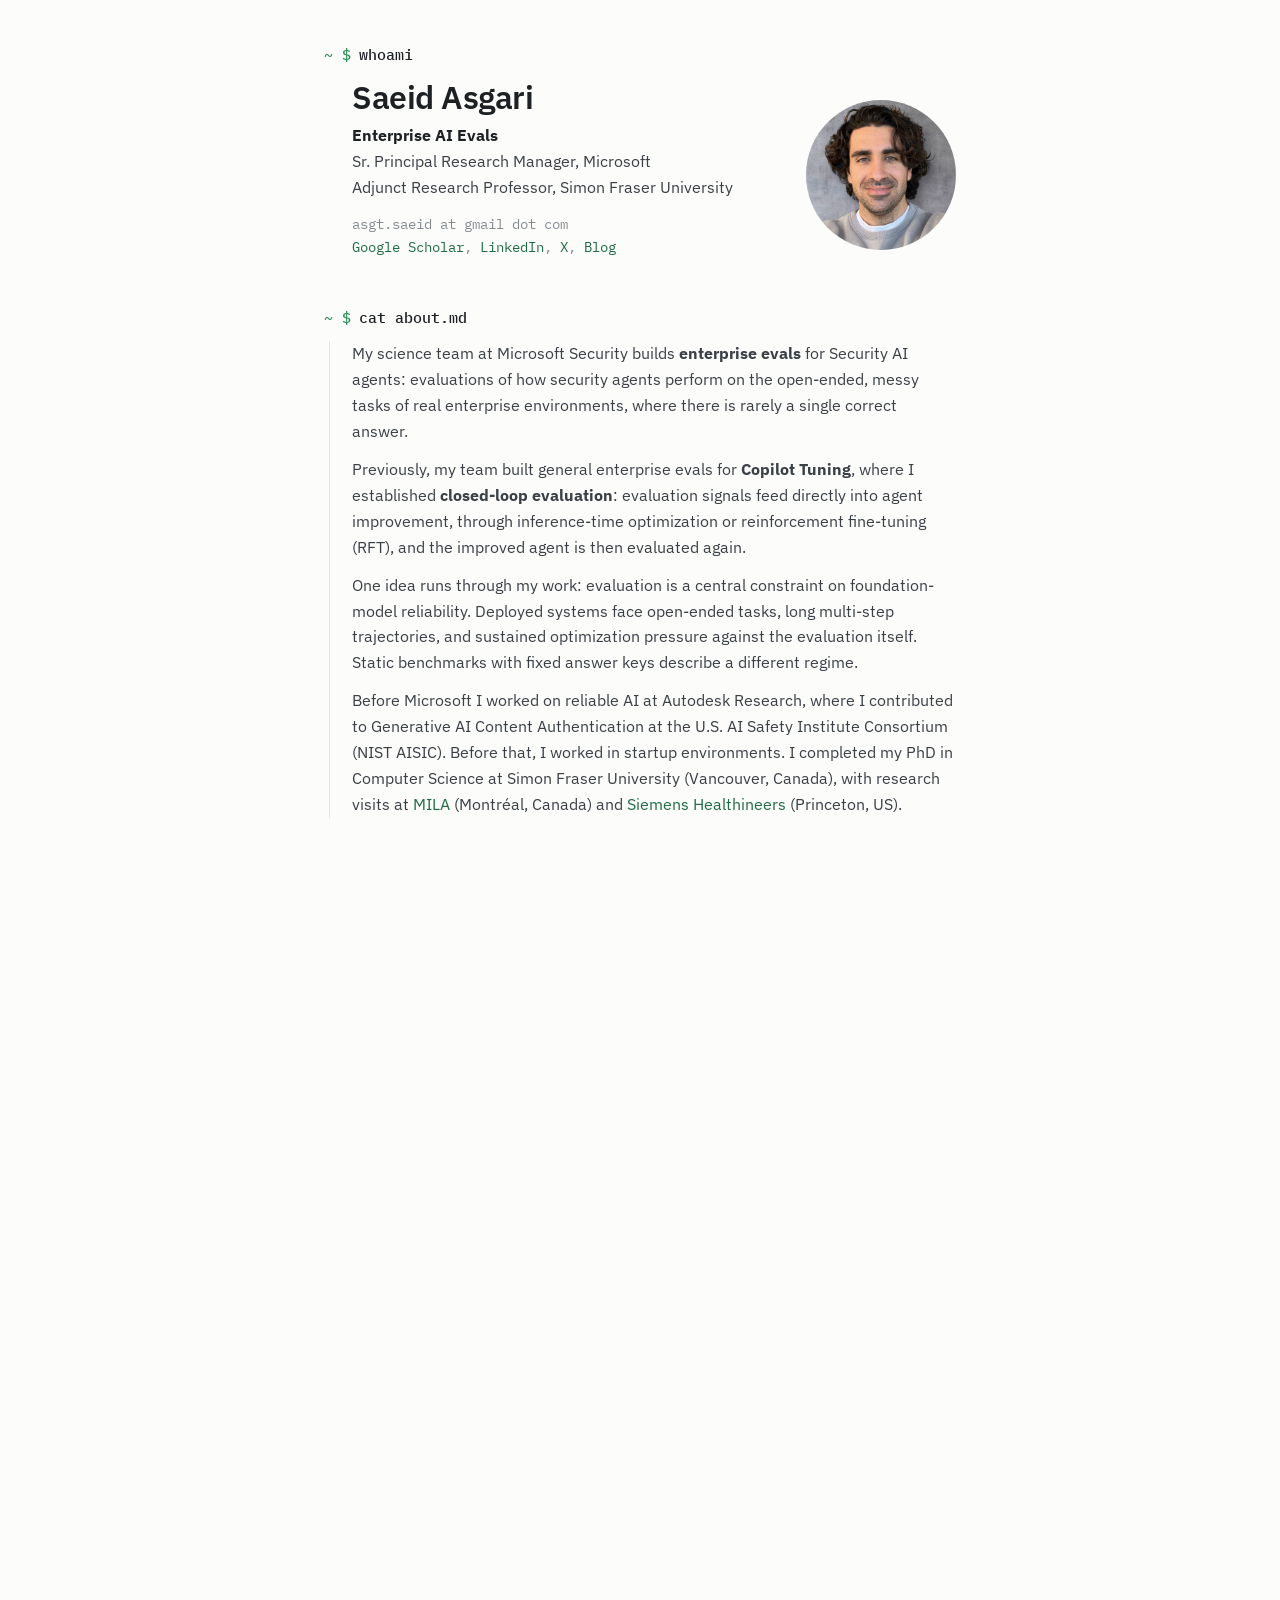
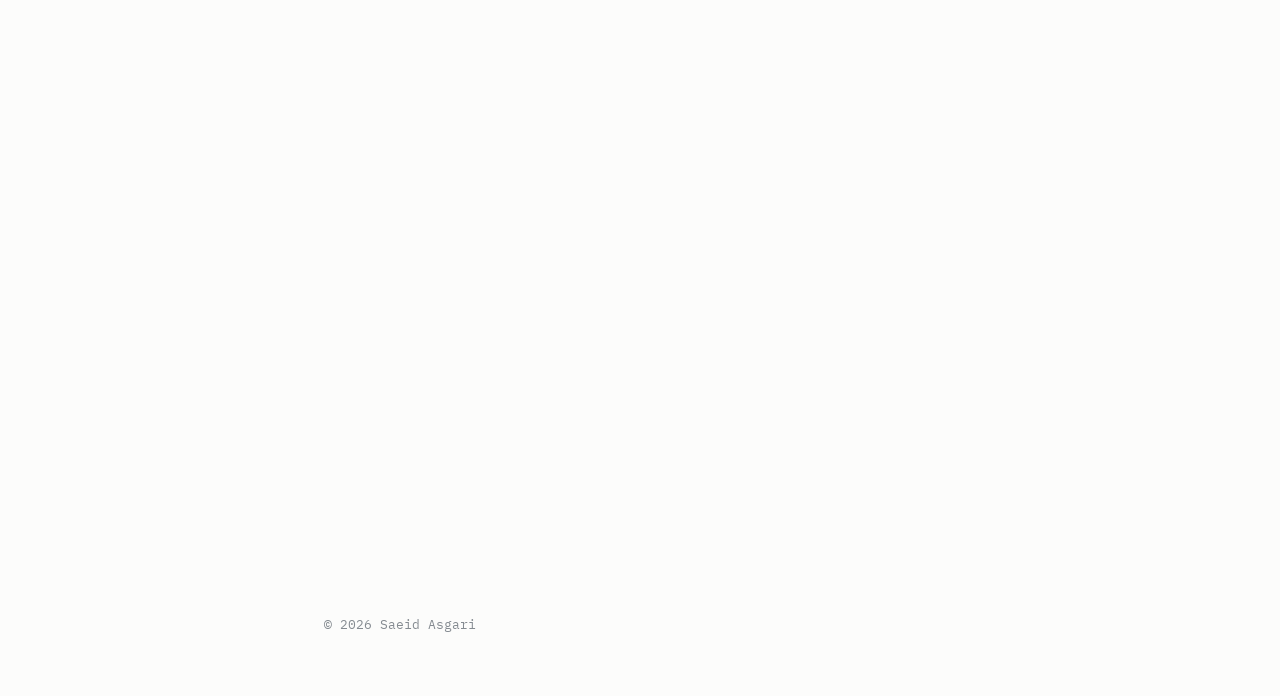
<file: index.html>
<!DOCTYPE html>
<html lang="en">
<head>
<meta charset="UTF-8">
<meta name="viewport" content="width=device-width, initial-scale=1.0">
<title>Saeid Asgari</title>
<meta name="author" content="Saeid Asgari">
<meta name="description" content="Saeid Asgari, Enterprise AI Evals at Microsoft, building enterprise evaluations for AI agents in security.">
<link rel="icon" type="image/png" href="images/web_icon_.png">
<link rel="canonical" href="https://asgsaeid.github.io/">
<link rel="preconnect" href="https://fonts.googleapis.com">
<link rel="preconnect" href="https://fonts.gstatic.com" crossorigin>
<link href="https://fonts.googleapis.com/css2?family=IBM+Plex+Mono:ital,wght@0,400;0,500;0,600;1,400&family=IBM+Plex+Sans:ital,wght@0,400;0,600;1,400&display=swap" rel="stylesheet">
<script>(function () { try { var d = document.documentElement;
  if ((window.matchMedia && matchMedia("(prefers-reduced-motion: reduce)").matches) || !("IntersectionObserver" in window)) return;
  d.classList.add("js"); setTimeout(function () { if (!window.__termStarted) d.classList.remove("js"); }, 4000);
} catch (e) {} })();</script>
<style>* { box-sizing:border-box; margin:0; padding:0; } a:focus-visible, button:focus-visible, summary:focus-visible { outline:2px solid currentColor; outline-offset:3px; }</style>
<link rel="stylesheet" href="blog/assets/terminal.css?v=202610171925">
</head>
<body>
<div class="page">
<div class="cmd first"><span class="ps">~ $</span><span class="c" data-text="whoami">whoami</span></div><div class="out wait"><div class="top"><div><h1>Saeid Asgari</h1><p class="role"><b>Enterprise AI Evals</b><br>Sr. Principal Research Manager, Microsoft<br>Adjunct Research Professor, Simon Fraser University</p><p class="contact">asgt.saeid at gmail dot com<br><a href="https://scholar.google.com/citations?user=SuePM1sAAAAJ">Google Scholar</a>, <a href="https://www.linkedin.com/in/saeid-asgari-a55a5b5a/">LinkedIn</a>, <a href="https://x.com/saeid_asg">X</a>, <a href="blog/">Blog</a></p></div><img class="portrait" src="images/20250728_2039456.jpg" alt="Portrait of Saeid Asgari"></div></div>
<div class="story">
<div class="cmd wait"><span class="ps">~ $</span><span class="c" data-text="cat about.md">cat about.md</span></div><div class="out wait"><div class="lead">
  <p>
    My science team at Microsoft Security builds <strong>enterprise evals</strong> for Security AI agents:
    evaluations of how security agents perform on the open-ended, messy tasks of real enterprise
    environments, where there is rarely a single correct answer.
  </p>
  <p>
    Previously, my team built general enterprise evals for <strong>Copilot Tuning</strong>,
    where I established <strong>closed-loop evaluation</strong>: evaluation
    signals feed directly into agent improvement, through inference-time optimization or
    reinforcement fine-tuning (RFT), and the improved agent is then evaluated again.
  </p>
  <p>
    One idea runs through my work: evaluation is a central constraint on foundation-model
    reliability. Deployed systems face open-ended tasks, long multi-step trajectories, and
    sustained optimization pressure against the evaluation itself. Static benchmarks with fixed
    answer keys describe a different regime.
  </p>
  <p>
    Before Microsoft I worked on reliable AI at Autodesk Research, where I contributed to
    Generative AI Content Authentication at the U.S. AI Safety Institute Consortium (NIST AISIC).
    Before that, I worked in startup environments.
    I completed my PhD in Computer Science at Simon Fraser University (Vancouver, Canada), with
    research visits at <a href="https://mila.quebec/en/">MILA</a> (Montréal, Canada) and
    <a href="https://www.siemens-healthineers.com/en-ca">Siemens Healthineers</a> (Princeton, US).
  </p>
</div></div>
<div class="cmd wait"><span class="ps">~ $</span><span class="c" data-text="cat research.md">cat research.md</span></div><div class="out wait"><p class="research-intro">
  My work sits at the intersection of <strong>evaluation</strong> and
  <a href="https://asgsaeid.github.io/blog/2026-09-agents-that-design-their-own-judges.html"><strong>self-improving long-horizon agents</strong> <span class="venue-text">(blog)</span></a>. The threads below share one framing: as models become more capable,
  evaluation becomes the binding constraint on real-world reliability.
</p>

<h3>Security evaluations for agentic systems</h3>
<p>
  My current focus. Security poses distinct challenges for agent evaluation: tasks are open ended,
  ground truth is scarce, real customer environments cannot simply be copied into a test harness,
  and both attackers and defenders adapt. My team builds enterprise evals for security agents
  under these constraints, aiming to measure agents against the environments they actually
  operate in rather than against generic benchmarks.
</p>

<h3>Closed-loop evaluation and capability assessment</h3>
<p>
  Previously at Microsoft, I led the team that built the agentic evaluation infrastructure for
  Copilot Tuning. There I established a closed-loop system connecting customer-facing evaluation
  to agent improvement: evaluation results drive reinforcement fine-tuning (RFT) or inference-time
  optimization, and the updated agent goes back through evaluation. The focus was long-horizon,
  tool-using agents and evaluation signals that stay meaningful inside such a loop.
</p>
<p>
  Two questions run through this work. First, <em>what to measure</em>: models can pass tests by
  exploiting structure in the test rather than by reasoning. Second, <em>what happens to an
  evaluation once a system is trained against it</em>: rubrics, judges, and synthetic evaluators
  can drift, saturate, or get gamed under sustained optimization pressure.
</p>
<ul class="papers">
  <li><a href="blog/2026-09-agents-that-design-their-own-judges.html"><strong>Letting Agents Design Their Own Evaluators</strong> <span class="venue-text">(blog 2026)</span></a> lets an agent's own model write, freeze and use its evaluation suite with no labels, and measures how much ten subject-matter-expert labels add on tau2-bench and AppWorld.</li>
  <li><a href="blog/2026-10-your-judge-isnt-lenient-or-strict-your-rubric-is.html"><strong>Your Judge Isn&rsquo;t Lenient or Strict. Your Rubric Is.</strong> <span class="venue-text">(blog 2026)</span></a> holds the judge and the outputs fixed and shows that what a rubric asks for, not the judge model or how the checks are phrased, decides how strict grading is, and why accuracy on defect-heavy validation sets hides it.</li>
  <li><a href="blog/2026-10-self-review-erases-what-you-taught-your-rubric.html"><strong>Self-Review Erases What You Taught Your Rubric</strong> <span class="venue-text">(blog 2026)</span></a> shows that asking a model to improve a grading rubric pulls it toward the model&rsquo;s own standard: it adds requirements nobody asked for and deletes checks learned from labels, and only delete-only revision is safe.</li>
  <li><a href="https://arxiv.org/abs/2602.20751"><strong>SibylSense</strong> <span class="venue-text">(arXiv 2026)</span></a> adapts a rubric generator through a tunable memory bank and an adversarial policy loop, to slow rubric saturation under optimization.</li>
  <li><a href="https://arxiv.org/abs/2604.27547"><strong>GoalCover</strong> <span class="venue-text">(arXiv 2026)</span></a> decomposes a high-level goal into subgoals to expose capability gaps in fine-tuning data before training.</li>
  <li><a href="https://arxiv.org/abs/2501.11721"><strong>Explain-Query-Test (EQT)</strong> <span class="venue-text">(ICLR 2025)</span></a> proposes a label-free capability signal: the gap between how well a model explains a concept and how well it comprehends its own explanation.</li>
  <li><a href="http://arxiv.org/abs/2409.02257"><strong>MMLU-Pro+</strong> <span class="venue-text">(NeurIPS 2024)</span></a> studies shortcut selection in benchmark design, where models score well without the reasoning the benchmark is meant to test.</li>
</ul>

<h3>Memorization and content provenance</h3>
<p>
  Generative models can memorize training data and reproduce parts of it, sometimes verbatim,
  which raises overlapping copyright, privacy, and reliability concerns.
</p>
<ul class="papers">
  <li><a href="https://arxiv.org/abs/2403.19050"><strong>Detecting Generative Parroting</strong> <span class="venue-text">(CVPR 2024)</span></a> flags probable verbatim reproduction at inference time using overfit masked autoencoders, without access to the training set.</li>
</ul>
<p>
  A longer discussion of why memorization happens, how to detect it, and what to do about it
  appears in a three-part essay series I wrote for Autodesk Research
  (<a href="https://www.research.autodesk.com/blog/the-problem-of-generative-parroting-navigating-toward-responsible-ai-part-1/">part 1</a>,
  <a href="https://www.research.autodesk.com/blog/the-problem-of-generative-parroting-navigating-toward-responsible-ai-part-2/">part 2</a>,
  <a href="https://www.research.autodesk.com/blog/the-problem-of-generative-parroting-navigating-toward-responsible-ai-part-3/">part 3</a>).
  Related to this work, I contributed to Generative AI Content Authentication at the
  <a href="https://www.nist.gov/aisi/artificial-intelligence-safety-institute-consortium-aisic">NIST AISIC</a>.
</p>

<h3>Vision-language and multimodal understanding</h3>
<ul class="papers">
  <li><a href="http://arxiv.org/abs/2409.02253"><strong>Determining the Preferred Image Distribution of a Black-Box VLM</strong> <span class="venue-text">(NeurIPS 2024)</span></a> estimates a vision-language model's preferred input distribution without access to weights or training data, useful where input distribution matters (computer-aided design, medical, and industrial imagery).</li>
  <li><a href="https://arxiv.org/abs/2309.03179"><strong>SLiMe</strong> <span class="venue-text">(ICLR 2024)</span></a> and <a href="https://segment-me-in-time.github.io"><strong>SMITE</strong> <span class="venue-text">(ICLR 2025)</span></a> optimize textual embeddings for one-shot segmentation in images and video, respectively.</li>
  <li><a href="https://arxiv.org/abs/2309.00733"><strong>Learned Visual Features to Textual Explanations</strong> <span class="venue-text">(ICLR 2024)</span></a> bridges learned visual features and natural-language explanations.</li>
</ul>

<h3>Robustness and earlier foundations</h3>
<p>
  Earlier threads that shaped how I think about evaluation today.
</p>
<ul class="papers">
  <li><a href="https://arxiv.org/abs/2210.00055"><strong>MaskTune</strong> <span class="venue-text">(NeurIPS 2022)</span></a> reduces reliance on spurious correlations by masking salient features, forcing models to find alternative discriminative signals.</li>
  <li><a href="https://arxiv.org/abs/2106.06620"><strong>Robust Representation Learning via Perceptual Similarity Metrics</strong> <span class="venue-text">(ICML 2021, Spotlight)</span></a> proposes perceptual similarity as a robustness objective for self-supervised representations.</li>
  <li><a href="https://arxiv.org/abs/1903.01015"><strong>A Kernelized Manifold Mapping</strong> <span class="venue-text">(CVPR 2019)</span></a> studies adversarial perturbations through learned manifold projection.</li>
</ul>
<p>
  My PhD focused on reliable deep learning for medical imaging. Work from that period includes a
  <a href="https://arxiv.org/abs/1910.07655"><strong>Deep Semantic Segmentation review</strong> <span class="venue-text">(AI Review 2020)</span></a>,
  widely cited in medical-image segmentation, and
  <a href="https://arxiv.org/abs/1903.11741"><strong>InfoMask</strong> <span class="venue-text">(MICCAI 2019, Early Accept)</span></a>,
  which used masked variational latent representations for weakly-supervised chest disease
  localization during a research visit at MILA.
</p>

<div class="scholar-link">
  Full publication list on
  <a href="https://scholar.google.com/citations?user=SuePM1sAAAAJ&hl=en">Google Scholar</a>.
</div></div>
<div class="cmd wait"><span class="ps">~ $</span><span class="c" data-text="cat service.txt">cat service.txt</span></div><div class="out wait"><div class="service">
  <ul>
    <li>Contributed to <strong>Generative AI Content Authentication</strong> at the U.S. AI Safety Institute Consortium (NIST AISIC).</li>
    <li><strong>Adjunct Research Professor</strong>, Simon Fraser University. Co-supervising PhD and Master's students on foundation models and reliable AI.</li>
    <li>Reviewer for <strong>NeurIPS, ICML, ICLR, CVPR, MICCAI</strong>, and <strong>NSERC Canada</strong>.</li>
  </ul>
</div></div>
<div class="cmd wait"><span class="ps">~ $</span><span class="c" data-text="cat talks.txt">cat talks.txt</span></div><div class="out wait"><div class="talks">
  <ul>
    <li><span class="year">2025</span><span><span class="talk-title">Towards More Reliable Generative AI: Evaluation and Mitigation Strategies</span> <span class="talk-venue">at Microsoft</span></span></li>
    <li><span class="year">2024</span><span><span class="talk-title">The Parroting Problem of Generative AI</span> <span class="talk-venue">at Autodesk TechX</span></span></li>
    <li><span class="year">2022</span><span><span class="talk-title">Spurious Correlations in Computer Vision</span> <span class="talk-venue">at Sony AI</span></span></li>
    <li><span class="year">2022</span><span><span class="talk-title">Input Space Modifications for Reducing Spurious Correlations</span> <span class="talk-venue">at Google Research</span></span></li>
    <li><span class="year">2021</span><span><span class="talk-title">Robust Representation Learning via Perceptual Similarity Metrics</span> <span class="talk-venue">at ICML</span></span></li>
    <li><span class="year">2020</span><span><span class="talk-title">Towards Interpretable and Bias-Resilient Point Cloud Processing</span> <span class="talk-venue">at ICML</span></span></li>
  </ul>
</div></div>
</div><div class="cmd end wait"><span class="ps">~ $</span><span class="caret blink" aria-hidden="true"></span></div><footer>© 2026 Saeid Asgari</footer></div>
<script src="blog/assets/site.js?v=202610171925" defer></script>
</body>
</html>
</file>
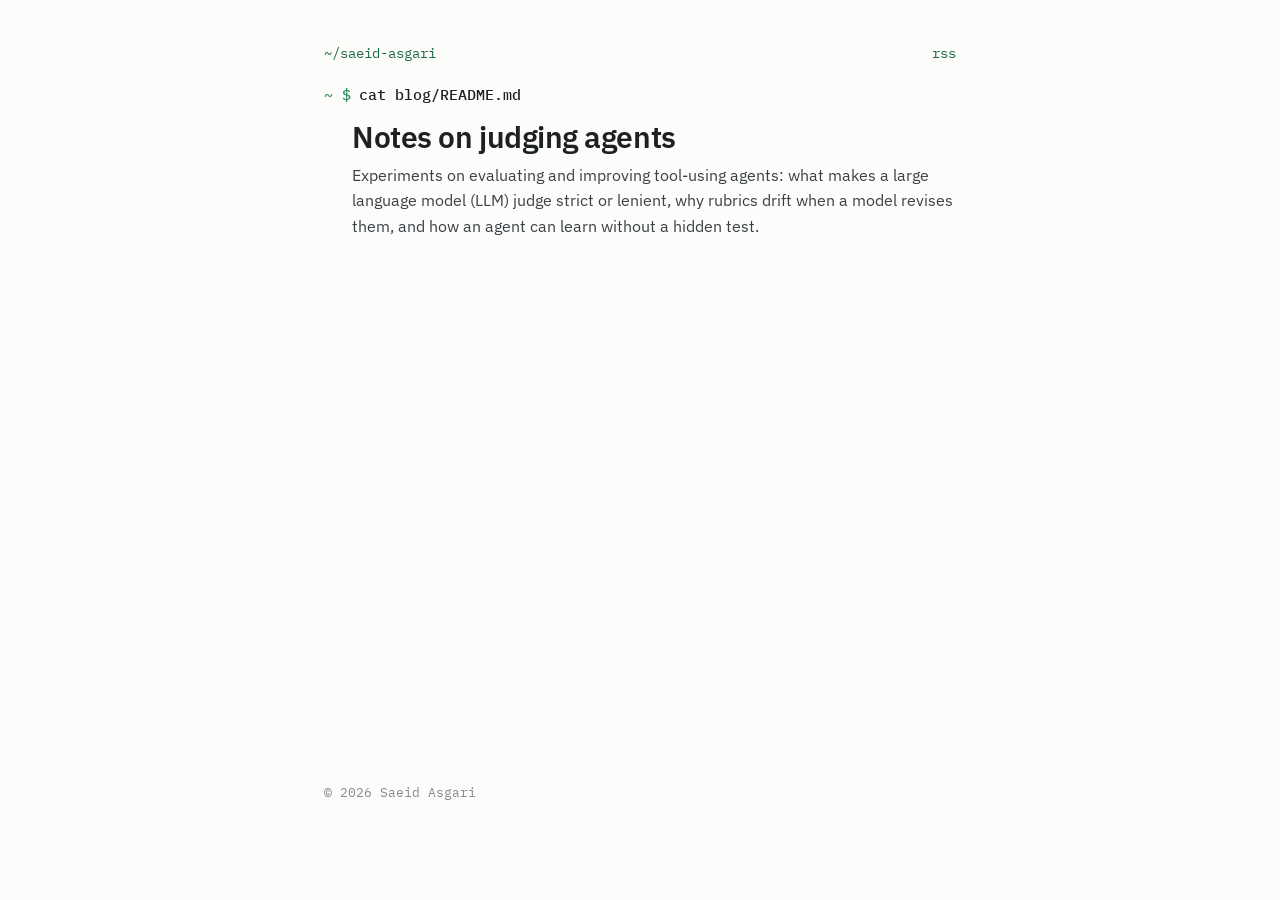
<file: blog/index.html>
<!DOCTYPE html>
<html lang="en">
<head>
<meta charset="UTF-8">
<meta name="viewport" content="width=device-width, initial-scale=1.0">
<title>Notes on judging agents · Saeid Asgari</title>
<meta name="author" content="Saeid Asgari">
<meta name="description" content="Notes on evaluating and improving tool-using agents by Saeid Asgari.">
<link rel="icon" type="image/png" href="../images/web_icon_.png">
<link rel="canonical" href="https://asgsaeid.github.io/blog/">
<link rel="alternate" type="application/rss+xml" title="Saeid Asgari, notes on judging agents" href="feed.xml">
<link rel="preconnect" href="https://fonts.googleapis.com">
<link rel="preconnect" href="https://fonts.gstatic.com" crossorigin>
<link href="https://fonts.googleapis.com/css2?family=IBM+Plex+Mono:ital,wght@0,400;0,500;0,600;1,400&family=IBM+Plex+Sans:ital,wght@0,400;0,600;1,400&display=swap" rel="stylesheet">
<script>(function () { try { var d = document.documentElement;
  if ((window.matchMedia && matchMedia("(prefers-reduced-motion: reduce)").matches) || !("IntersectionObserver" in window)) return;
  d.classList.add("js"); setTimeout(function () { if (!window.__termStarted) d.classList.remove("js"); }, 4000);
} catch (e) {} })();</script>
<style>* { box-sizing:border-box; margin:0; padding:0; } a:focus-visible, button:focus-visible, summary:focus-visible { outline:2px solid currentColor; outline-offset:3px; }</style>
<link rel="stylesheet" href="assets/terminal.css?v=202610171925">
</head>
<body>
<div class="page bi"><div class="blogtop"><a href="../">~/saeid-asgari</a><a href="feed.xml">rss</a></div>
<div class="cmd first"><span class="ps">~ $</span><span class="c" data-text="cat blog/README.md">cat blog/README.md</span></div><div class="out wait"><h1>Notes on judging agents</h1><p>Experiments on evaluating and improving tool-using agents: what makes a large language model (LLM) judge strict or lenient, why rubrics drift when a model revises them, and how an agent can learn without a hidden test.</p></div>
<div class="cmd wait"><span class="ps">~ $</span><span class="c" data-text="ls -t blog/">ls -t blog/</span></div><div class="out wait"><ul class="posts"><li><span class="m">2026-10</span><span><a href="2026-10-your-judge-isnt-lenient-or-strict-your-rubric-is.html">Your judge isn’t lenient or strict. Your rubric is.</a><span class="k">2% → 98%</span><p>Holding the judge and the outputs fixed, what the rubric asks for moved the pass rate on correct outputs from 2% to 98%. Swapping the judge model barely mattered.</p></span></li><li><span class="m">2026-10</span><span><a href="2026-10-self-review-erases-what-you-taught-your-rubric.html">Self-review erases what you taught your rubric</a><span class="k">97% → 6%</span><p>Four rounds of model self-review pulled two good rubrics toward the reviewer’s own standard. Only delete-only revision was safe.</p></span></li><li><span class="m">2026-09</span><span><a href="2026-09-agents-that-design-their-own-judges.html">Letting agents design their own evaluators: lessons from 20,000+ agent eval runs</a><span class="k">+8.0 pts</span><p>Five findings from a matched, five-repeat benchmark of self-designed evaluators, ACE and a ten-label expert calibration on tau2-bench and AppWorld.</p></span></li></ul></div>
<div class="cmd end wait"><span class="ps">~ $</span><span class="caret blink" aria-hidden="true"></span></div><footer>© 2026 Saeid Asgari</footer></div>
<script src="assets/site.js?v=202610171925" defer></script>
</body>
</html>
</file>
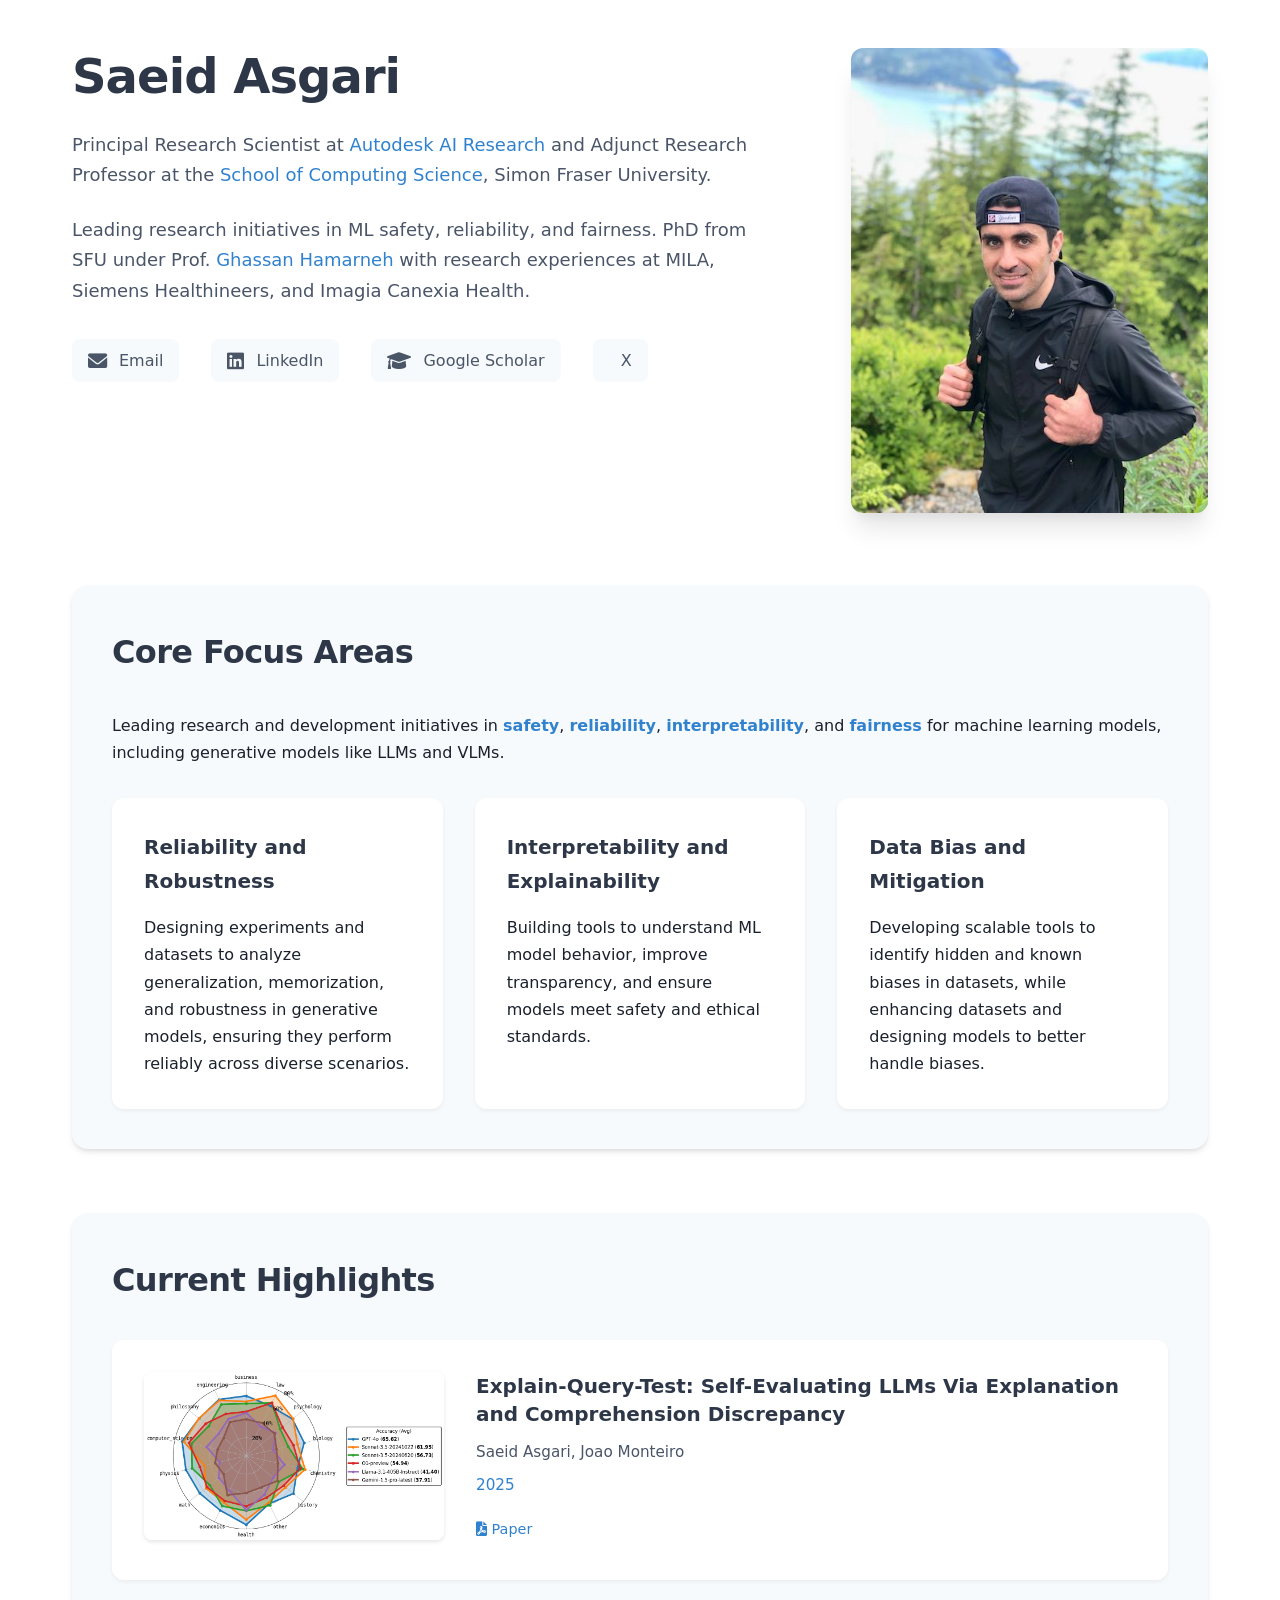
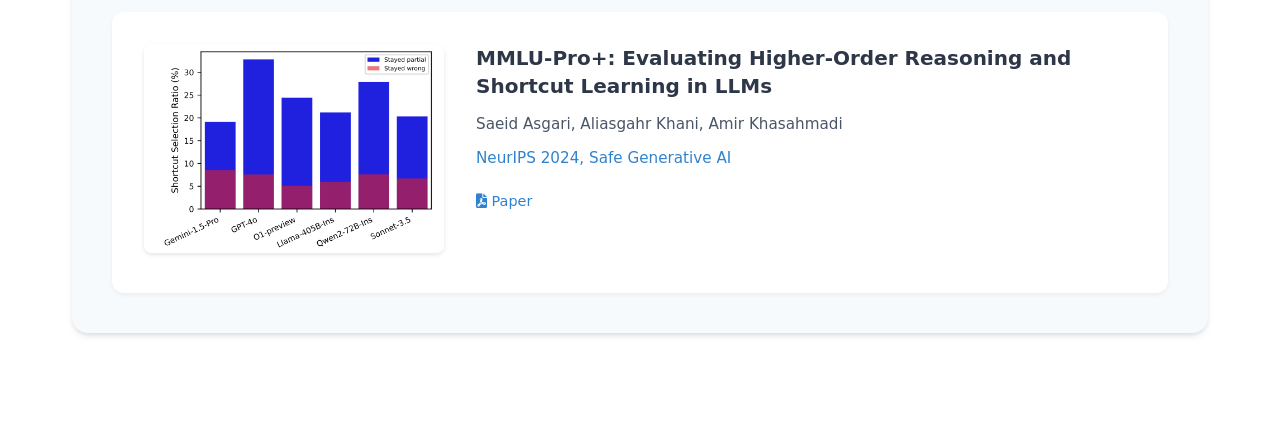
<file: index_.html>
<!DOCTYPE html>
<html lang="en">
<head>
    <meta charset="UTF-8">
    <meta name="viewport" content="width=device-width, initial-scale=1.0">
    <title>Saeid Asgari</title>
    <link href="https://cdnjs.cloudflare.com/ajax/libs/font-awesome/6.0.0/css/all.min.css" rel="stylesheet">
    <style>
        /* Modern CSS Reset and Base Styles */
        :root {
            --primary: #2D3748;
            --secondary: #4A5568;
            --accent: #3182CE;
            --background: #FFFFFF;
            --surface: #F7FAFC;
            --text: #1A202C;
            --border: #E2E8F0;
        }

        * {
            margin: 0;
            padding: 0;
            box-sizing: border-box;
        }

        body {
            font-family: system-ui, -apple-system, 'Segoe UI', Roboto, sans-serif;
            line-height: 1.7;
            color: var(--text);
            background: var(--background);
        }

        /* Layout */
        .container {
            max-width: 1200px;
            margin: 0 auto;
            padding: 3rem 2rem;
        }

        /* Header Section */
        .header {
            display: grid;
            grid-template-columns: 2fr 1fr;
            gap: 4rem;
            margin-bottom: 4rem;
        }

        .profile-content {
            padding-right: 2rem;
        }

        .name {
            font-size: 3rem;
            font-weight: 700;
            color: var(--primary);
            margin-bottom: 1.5rem;
            letter-spacing: -0.02em;
            line-height: 1.2;
        }

        .bio {
            font-size: 1.125rem;
            color: var(--secondary);
            margin-bottom: 1.5rem;
        }

        .profile-image {
            position: relative;
        }

        .profile-image img {
            width: 100%;
            border-radius: 12px;
            box-shadow: 0 20px 25px -5px rgba(0, 0, 0, 0.1), 0 10px 10px -5px rgba(0, 0, 0, 0.04);
        }

        /* Social Links */
        .social-links {
            display: flex;
            gap: 2rem;
            margin-top: 2rem;
        }

        .social-link {
            display: flex;
            align-items: center;
            gap: 0.75rem;
            color: var(--secondary);
            text-decoration: none;
            font-weight: 500;
            padding: 0.5rem 1rem;
            border-radius: 8px;
            transition: all 0.2s ease;
            background: var(--surface);
        }

        .social-link i {
            font-size: 1.2rem;
        }

        .social-link:hover {
            color: var(--accent);
            background: var(--surface);
            transform: translateY(-2px);
            box-shadow: 0 4px 6px rgba(0, 0, 0, 0.1);
        }

        /* Sections */
        .section {
            margin-bottom: 4rem;
            padding: 2.5rem;
            background: var(--surface);
            border-radius: 16px;
            box-shadow: 0 4px 6px -1px rgba(0, 0, 0, 0.1), 0 2px 4px -1px rgba(0, 0, 0, 0.06);
        }

        .section-title {
            font-size: 2rem;
            color: var(--primary);
            margin-bottom: 2rem;
            font-weight: 700;
            letter-spacing: -0.02em;
        }

        /* Focus Areas */
        .focus-areas {
            display: grid;
            grid-template-columns: repeat(auto-fit, minmax(300px, 1fr));
            gap: 2rem;
            margin-top: 2rem;
        }

        .focus-area {
            background: var(--background);
            padding: 2rem;
            border-radius: 12px;
            box-shadow: 0 2px 4px rgba(0, 0, 0, 0.05);
            transition: transform 0.2s, box-shadow 0.2s;
        }

        .focus-area:hover {
            transform: translateY(-2px);
            box-shadow: 0 4px 6px rgba(0, 0, 0, 0.1);
        }

        .focus-area h3 {
            font-size: 1.25rem;
            color: var(--primary);
            margin-bottom: 1rem;
            font-weight: 600;
        }

        /* Publications */
        .publication {
            display: grid;
            grid-template-columns: 300px 1fr;
            gap: 2rem;
            padding: 2rem;
            margin-bottom: 2rem;
            background: var(--background);
            border-radius: 12px;
            box-shadow: 0 2px 4px rgba(0, 0, 0, 0.05);
            transition: transform 0.2s;
        }

        .publication:hover {
            transform: translateX(4px);
        }

        .publication:last-child {
            margin-bottom: 0;
        }

        .publication-image img {
            width: 100%;
            border-radius: 8px;
            box-shadow: 0 2px 4px rgba(0, 0, 0, 0.1);
        }

        .publication-content h3 {
            font-size: 1.25rem;
            color: var(--primary);
            margin-bottom: 0.75rem;
            font-weight: 600;
            line-height: 1.4;
        }

        .publication-authors {
            color: var(--secondary);
            margin-bottom: 0.5rem;
            font-size: 0.95rem;
        }

        .publication-venue {
            color: var(--accent);
            font-size: 0.95rem;
            font-weight: 500;
        }

        .publication-links {
            margin-top: 1rem;
        }

        .publication-links a {
            color: var(--accent);
            text-decoration: none;
            margin-right: 1rem;
            font-size: 0.9rem;
            font-weight: 500;
        }

        .highlight-text {
            color: var(--accent);
            font-weight: 600;
        }

        /* Links */
        a {
            color: var(--accent);
            text-decoration: none;
            transition: color 0.2s;
        }

        a:hover {
            color: var(--primary);
        }

        /* Responsive Design */
        @media (max-width: 1024px) {
            .header {
                grid-template-columns: 1fr;
                gap: 2rem;
            }

            .profile-content {
                padding-right: 0;
            }

            .publication {
                grid-template-columns: 1fr;
            }
        }

        @media (max-width: 768px) {
            .container {
                padding: 2rem 1rem;
            }

            .name {
                font-size: 2.5rem;
            }

            .section {
                padding: 1.5rem;
            }

            .focus-areas {
                grid-template-columns: 1fr;
            }
        }
    </style>
</head>
<body>
    <div class="container">
        <header class="header">
            <div class="profile-content">
                <h1 class="name">Saeid Asgari</h1>
                <p class="bio">Principal Research Scientist at <a href="https://www.autodesk.com/research/overview">Autodesk AI Research</a> and Adjunct Research Professor at the <a href="https://csrankings.org/#/index?vision&ca">School of Computing Science</a>, Simon Fraser University.</p>
                <p class="bio">Leading research initiatives in ML safety, reliability, and fairness. PhD from SFU under Prof. <a href="https://www.medicalimageanalysis.com/ghassans-bio">Ghassan Hamarneh</a> with research experiences at MILA, Siemens Healthineers, and Imagia Canexia Health.</p>
                <div class="social-links">
                    <a href="mailto:asgt.saeid@gmail.com" class="social-link">
                        <i class="fas fa-envelope"></i>
                        <span>Email</span>
                    </a>
                    <a href="https://www.linkedin.com/in/saeid-asgari-a55a5b5a/" class="social-link">
                        <i class="fab fa-linkedin"></i>
                        <span>LinkedIn</span>
                    </a>
                    <a href="https://scholar.google.com/citations?user=SuePM1sAAAAJ&hl=en" class="social-link">
                        <i class="fas fa-graduation-cap"></i>
                        <span>Google Scholar</span>
                    </a>
                    <a href="https://twitter.com/saeid_asg" class="social-link">
                        <i class="fab fa-x-twitter"></i>
                        <span>X</span>
                    </a>
                </div>
            </div>
            <div class="profile-image">
                <img src="images/sa_.jpg" alt="Saeid Asgari">
            </div>
        </header>

        <section class="section">
            <h2 class="section-title">Core Focus Areas</h2>
            <p>Leading research and development initiatives in <span class="highlight-text">safety</span>, <span class="highlight-text">reliability</span>, <span class="highlight-text">interpretability</span>, and <span class="highlight-text">fairness</span> for machine learning models, including generative models like LLMs and VLMs.</p>
            
            <div class="focus-areas">
                <div class="focus-area">
                    <h3>Reliability and Robustness</h3>
                    <p>Designing experiments and datasets to analyze generalization, memorization, and robustness in generative models, ensuring they perform reliably across diverse scenarios.</p>
                </div>
                <div class="focus-area">
                    <h3>Interpretability and Explainability</h3>
                    <p>Building tools to understand ML model behavior, improve transparency, and ensure models meet safety and ethical standards.</p>
                </div>
                <div class="focus-area">
                    <h3>Data Bias and Mitigation</h3>
                    <p>Developing scalable tools to identify hidden and known biases in datasets, while enhancing datasets and designing models to better handle biases.</p>
                </div>
            </div>
        </section>

        <section class="section">
            <h2 class="section-title">Current Highlights</h2>
            
            <div class="publication">
                <div class="publication-image">
                    <img src="images/spider_plot_accuracy.png" alt="Research visualization">
                </div>
                <div class="publication-content">
                    <h3>Explain-Query-Test: Self-Evaluating LLMs Via Explanation and Comprehension Discrepancy</h3>
                    <p class="publication-authors">Saeid Asgari, Joao Monteiro</p>
                    <p class="publication-venue">2025</p>
                    <div class="publication-links">
                        <a href="https://arxiv.org/abs/2501.11721">
                            <i class="fas fa-file-pdf"></i> Paper
                        </a>
                    </div>
                </div>
            </div>

            <div class="publication">
                <div class="publication-image">
                    <img src="images/shortcut_selection_ratio.png" alt="Research visualization">
                </div>
                <div class="publication-content">
                    <h3>MMLU-Pro+: Evaluating Higher-Order Reasoning and Shortcut Learning in LLMs</h3>
                    <p class="publication-authors">Saeid Asgari, Aliasgahr Khani, Amir Khasahmadi</p>
                    <p class="publication-venue">NeurIPS 2024, Safe Generative AI</p>
                    <div class="publication-links">
                        <a href="http://arxiv.org/abs/2409.02257">
                            <i class="fas fa-file-pdf"></i> Paper
                        </a>
                    </div>
                </div>
            </div>
        </section>

        <!-- More sections can be added here -->
    </div>
</body>
</html>
</file>
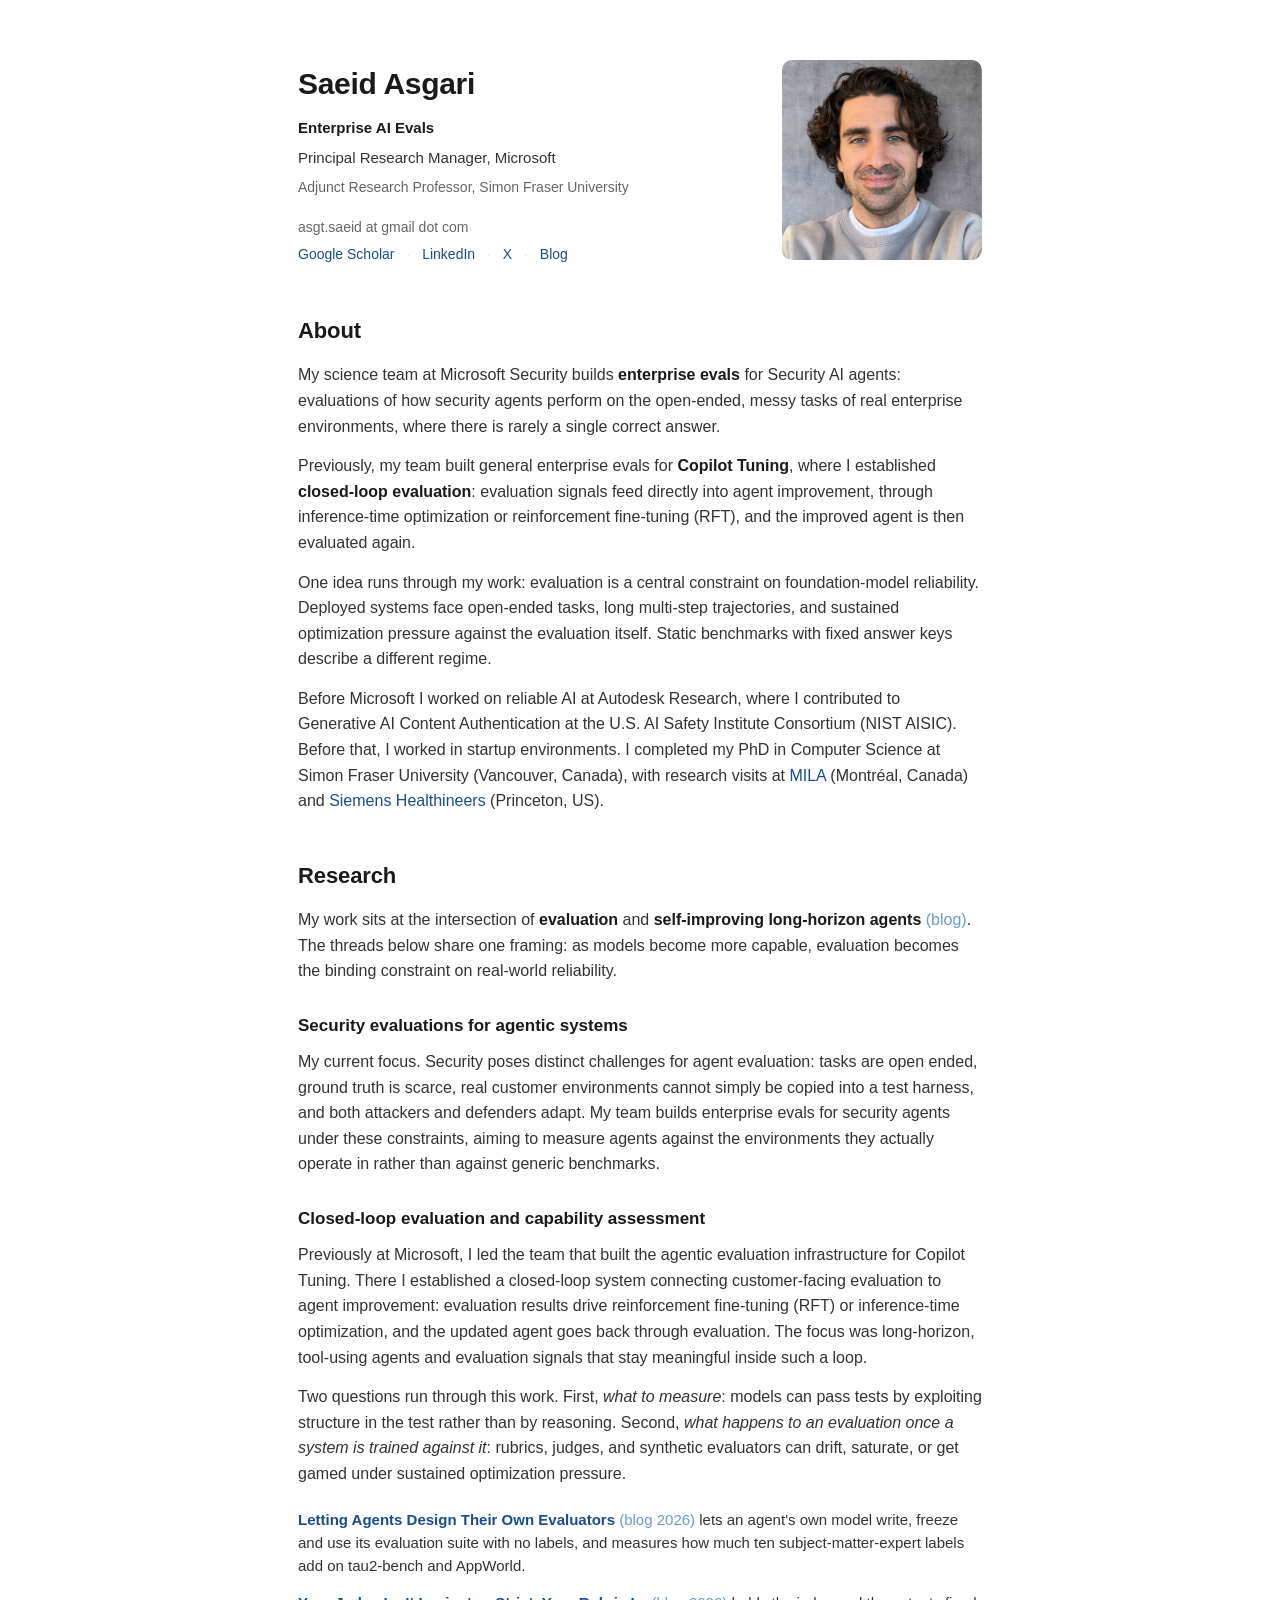
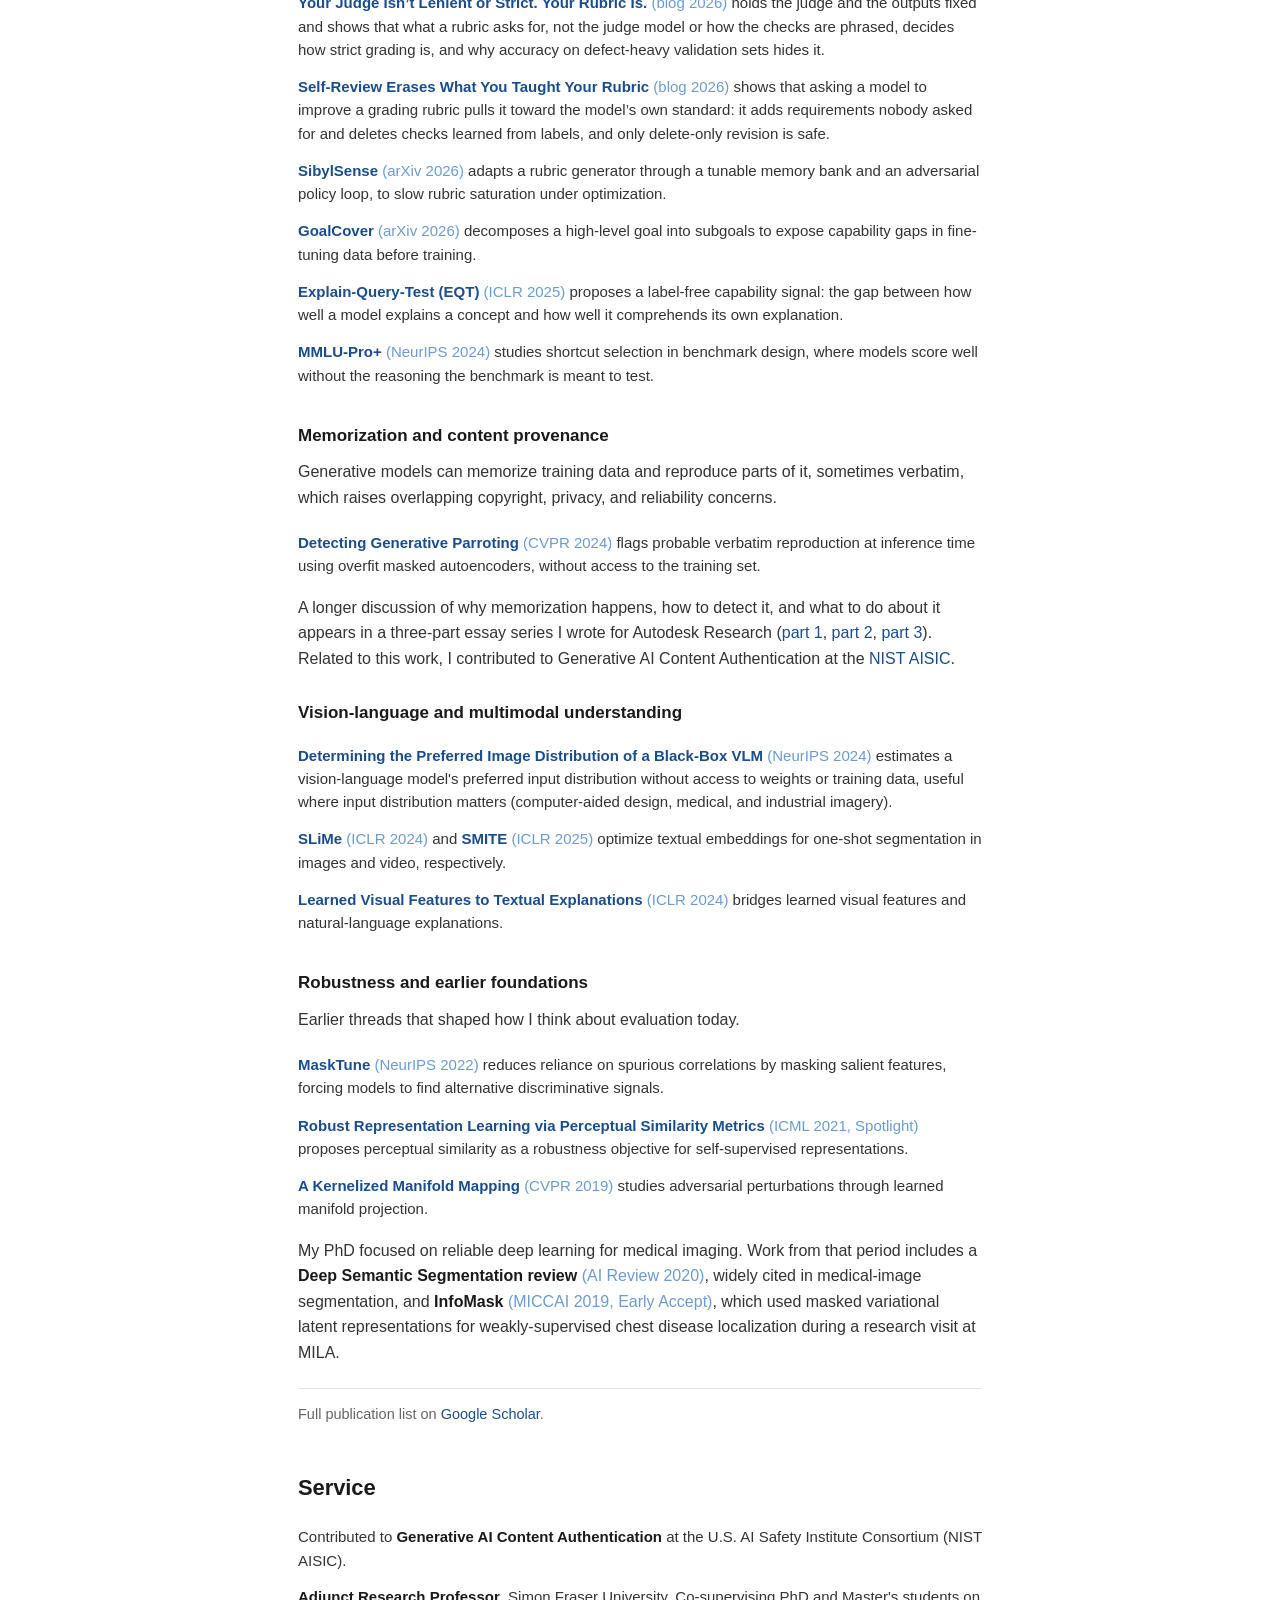
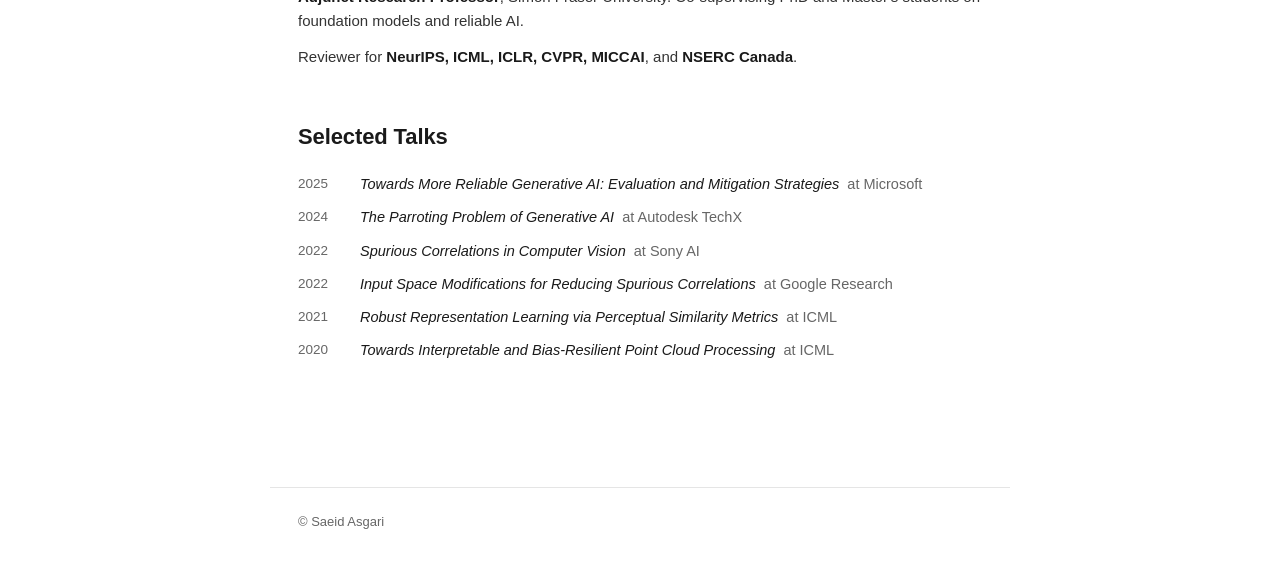
<file: index__.html>
<!DOCTYPE html>
<html lang="en">
<head>
<meta charset="UTF-8">
<meta name="viewport" content="width=device-width, initial-scale=1.0">
<title>Saeid Asgari</title>
<meta name="author" content="Saeid Asgari">
<meta name="description" content="Saeid Asgari, Enterprise AI Evals at Microsoft, building enterprise evaluations for AI agents in security.">
<link rel="icon" type="image/png" href="images/web_icon_.png">

<style>
  :root {
    --bg: #ffffff;
    --ink: #1a1a1a;
    --text: #333333;
    --muted: #666666;
    --line: #e5e5e5;
    --link: #1a4d8c;
    --link-hover: #0d2c5e;
    --serif: Georgia, 'Times New Roman', Times, serif;
    --sans: -apple-system, BlinkMacSystemFont, 'Helvetica Neue', Helvetica, Arial, sans-serif;
  }

  * { box-sizing: border-box; margin: 0; padding: 0; }

  body {
    font-family: var(--sans);
    background: var(--bg);
    color: var(--text);
    font-size: 16px;
    line-height: 1.6;
    -webkit-font-smoothing: antialiased;
    text-rendering: optimizeLegibility;
  }

  a {
    color: var(--link);
    text-decoration: none;
  }
  a:hover {
    color: var(--link-hover);
    text-decoration: underline;
  }
  a .venue-text {
    color: #6b9bd1;
    font-weight: normal;
  }
  a:hover .venue-text {
    color: var(--link-hover);
  }

  main {
    max-width: 740px;
    margin: 0 auto;
    padding: 60px 28px 80px;
  }

  /* === HERO === */
  .hero {
    display: grid;
    grid-template-columns: 1fr 200px;
    gap: 40px;
    align-items: start;
    margin-bottom: 36px;
  }

  .hero-name {
    font-family: var(--sans);
    font-size: 30px;
    font-weight: 700;
    color: var(--ink);
    margin-bottom: 8px;
    letter-spacing: -0.01em;
  }

  .hero-affil {
    color: var(--text);
    font-size: 15px;
    margin-bottom: 6px;
  }
  .hero-affil-2 {
    color: var(--muted);
    font-size: 14px;
    margin-bottom: 18px;
  }

  .hero-contact {
    color: var(--muted);
    font-size: 14px;
    margin-bottom: 4px;
  }
  .hero-contact a {
    color: var(--link);
  }
  .hero-contact .sep {
    color: var(--line);
    margin: 0 8px;
  }

  .hero-portrait img {
    width: 100%;
    aspect-ratio: 1/1;
    object-fit: cover;
    border-radius: 10px;
    display: block;
  }

  /* === SECTIONS === */
  h2 {
    font-family: var(--sans);
    font-size: 22px;
    font-weight: 700;
    color: var(--ink);
    margin: 44px 0 14px;
    letter-spacing: -0.005em;
  }

  h3 {
    font-family: var(--sans);
    font-size: 17px;
    font-weight: 700;
    color: var(--ink);
    margin: 28px 0 10px;
  }

  /* === TEXT BLOCKS === */
  p {
    margin-bottom: 14px;
    color: var(--text);
  }
  p strong {
    color: var(--ink);
    font-weight: 600;
  }
  p em {
    font-style: italic;
  }

  .lead p {
    color: var(--text);
  }

  /* === RESEARCH NARRATIVE === */
  .research-intro {
    margin-bottom: 24px;
  }

  /* === PAPER LISTS === */
  .papers {
    list-style: none;
    margin: 4px 0 10px;
  }
  .papers li {
    padding: 7px 0;
    color: var(--text);
    font-size: 15px;
    line-height: 1.55;
  }

  /* === SERVICE === */
  .service ul {
    list-style: none;
    margin-top: 8px;
  }
  .service li {
    padding: 6px 0;
    color: var(--text);
    font-size: 15px;
  }
  .service li strong {
    color: var(--ink);
    font-weight: 600;
  }

  /* === TALKS === */
  .talks ul {
    list-style: none;
    margin-top: 8px;
  }
  .talks li {
    padding: 5px 0;
    color: var(--text);
    font-size: 14.5px;
    display: grid;
    grid-template-columns: 50px 1fr;
    gap: 12px;
  }
  .talks .year {
    color: var(--muted);
    font-size: 13.5px;
  }
  .talks .talk-title {
    font-style: italic;
    color: var(--ink);
  }
  .talks .talk-venue {
    color: var(--muted);
  }

  /* === SCHOLAR LINK === */
  .scholar-link {
    margin-top: 22px;
    padding-top: 14px;
    border-top: 1px solid var(--line);
    color: var(--muted);
    font-size: 14.5px;
  }

  /* === FOOTER === */
  footer {
    max-width: 740px;
    margin: 0 auto;
    padding: 24px 28px 36px;
    color: var(--muted);
    font-size: 13px;
    border-top: 1px solid var(--line);
    margin-top: 40px;
  }

  /* === RESPONSIVE === */
  @media (max-width: 640px) {
    main { padding: 32px 22px 60px; }
    .hero {
      grid-template-columns: 1fr;
      gap: 20px;
    }
    .hero-portrait { max-width: 200px; }
    .hero-name { font-size: 26px; }
    .talks li {
      grid-template-columns: 44px 1fr;
      gap: 10px;
    }
    footer { padding: 20px 22px 28px; }
  }
</style>
</head>
<body>

<main>

<section class="hero">
  <div>
    <h1 class="hero-name">Saeid Asgari</h1>
    <div class="hero-affil"><strong style="color: var(--ink); font-weight: 600;">Enterprise AI Evals</strong></div>
    <div class="hero-affil">Principal Research Manager, Microsoft</div>
    <div class="hero-affil-2">Adjunct Research Professor, Simon Fraser University</div>
    
    <div class="hero-contact">
      asgt.saeid at gmail dot com
    </div>
    <div class="hero-contact">
      <a href="https://scholar.google.com/citations?user=SuePM1sAAAAJ&hl=en">Google Scholar</a>
      <span class="sep">·</span>
      <a href="https://www.linkedin.com/in/saeid-asgari-a55a5b5a/">LinkedIn</a>
      <span class="sep">·</span>
      <a href="https://x.com/saeid_asg">X</a>
      <span class="sep">·</span>
      <a href="blog/">Blog</a>
    </div>
  </div>

  <div class="hero-portrait">
    <img src="images/20250728_2039456.jpg" alt="Portrait of Saeid Asgari">
  </div>
</section>

<h2>About</h2>

<div class="lead">
  <p>
    My science team at Microsoft Security builds <strong>enterprise evals</strong> for Security AI agents:
    evaluations of how security agents perform on the open-ended, messy tasks of real enterprise
    environments, where there is rarely a single correct answer.
  </p>
  <p>
    Previously, my team built general enterprise evals for <strong>Copilot Tuning</strong>,
    where I established <strong>closed-loop evaluation</strong>: evaluation
    signals feed directly into agent improvement, through inference-time optimization or
    reinforcement fine-tuning (RFT), and the improved agent is then evaluated again.
  </p>
  <p>
    One idea runs through my work: evaluation is a central constraint on foundation-model
    reliability. Deployed systems face open-ended tasks, long multi-step trajectories, and
    sustained optimization pressure against the evaluation itself. Static benchmarks with fixed
    answer keys describe a different regime.
  </p>
  <p>
    Before Microsoft I worked on reliable AI at Autodesk Research, where I contributed to
    Generative AI Content Authentication at the U.S. AI Safety Institute Consortium (NIST AISIC).
    Before that, I worked in startup environments.
    I completed my PhD in Computer Science at Simon Fraser University (Vancouver, Canada), with
    research visits at <a href="https://mila.quebec/en/">MILA</a> (Montréal, Canada) and
    <a href="https://www.siemens-healthineers.com/en-ca">Siemens Healthineers</a> (Princeton, US).
  </p>
</div>

<h2>Research</h2>

<p class="research-intro">
  My work sits at the intersection of <strong>evaluation</strong> and
  <a href="https://asgsaeid.github.io/blog/2026-09-agents-that-design-their-own-judges.html"><strong>self-improving long-horizon agents</strong> <span class="venue-text">(blog)</span></a>. The threads below share one framing: as models become more capable,
  evaluation becomes the binding constraint on real-world reliability.
</p>

<h3>Security evaluations for agentic systems</h3>
<p>
  My current focus. Security poses distinct challenges for agent evaluation: tasks are open ended,
  ground truth is scarce, real customer environments cannot simply be copied into a test harness,
  and both attackers and defenders adapt. My team builds enterprise evals for security agents
  under these constraints, aiming to measure agents against the environments they actually
  operate in rather than against generic benchmarks.
</p>

<h3>Closed-loop evaluation and capability assessment</h3>
<p>
  Previously at Microsoft, I led the team that built the agentic evaluation infrastructure for
  Copilot Tuning. There I established a closed-loop system connecting customer-facing evaluation
  to agent improvement: evaluation results drive reinforcement fine-tuning (RFT) or inference-time
  optimization, and the updated agent goes back through evaluation. The focus was long-horizon,
  tool-using agents and evaluation signals that stay meaningful inside such a loop.
</p>
<p>
  Two questions run through this work. First, <em>what to measure</em>: models can pass tests by
  exploiting structure in the test rather than by reasoning. Second, <em>what happens to an
  evaluation once a system is trained against it</em>: rubrics, judges, and synthetic evaluators
  can drift, saturate, or get gamed under sustained optimization pressure.
</p>
<ul class="papers">
  <li><a href="blog/2026-09-agents-that-design-their-own-judges.html"><strong>Letting Agents Design Their Own Evaluators</strong> <span class="venue-text">(blog 2026)</span></a> lets an agent's own model write, freeze and use its evaluation suite with no labels, and measures how much ten subject-matter-expert labels add on tau2-bench and AppWorld.</li>
  <li><a href="blog/2026-10-your-judge-isnt-lenient-or-strict-your-rubric-is.html"><strong>Your Judge Isn&rsquo;t Lenient or Strict. Your Rubric Is.</strong> <span class="venue-text">(blog 2026)</span></a> holds the judge and the outputs fixed and shows that what a rubric asks for, not the judge model or how the checks are phrased, decides how strict grading is, and why accuracy on defect-heavy validation sets hides it.</li>
  <li><a href="blog/2026-10-self-review-erases-what-you-taught-your-rubric.html"><strong>Self-Review Erases What You Taught Your Rubric</strong> <span class="venue-text">(blog 2026)</span></a> shows that asking a model to improve a grading rubric pulls it toward the model&rsquo;s own standard: it adds requirements nobody asked for and deletes checks learned from labels, and only delete-only revision is safe.</li>
  <li><a href="https://arxiv.org/abs/2602.20751"><strong>SibylSense</strong> <span class="venue-text">(arXiv 2026)</span></a> adapts a rubric generator through a tunable memory bank and an adversarial policy loop, to slow rubric saturation under optimization.</li>
  <li><a href="https://arxiv.org/abs/2604.27547"><strong>GoalCover</strong> <span class="venue-text">(arXiv 2026)</span></a> decomposes a high-level goal into subgoals to expose capability gaps in fine-tuning data before training.</li>
  <li><a href="https://arxiv.org/abs/2501.11721"><strong>Explain-Query-Test (EQT)</strong> <span class="venue-text">(ICLR 2025)</span></a> proposes a label-free capability signal: the gap between how well a model explains a concept and how well it comprehends its own explanation.</li>
  <li><a href="http://arxiv.org/abs/2409.02257"><strong>MMLU-Pro+</strong> <span class="venue-text">(NeurIPS 2024)</span></a> studies shortcut selection in benchmark design, where models score well without the reasoning the benchmark is meant to test.</li>
</ul>

<h3>Memorization and content provenance</h3>
<p>
  Generative models can memorize training data and reproduce parts of it, sometimes verbatim,
  which raises overlapping copyright, privacy, and reliability concerns.
</p>
<ul class="papers">
  <li><a href="https://arxiv.org/abs/2403.19050"><strong>Detecting Generative Parroting</strong> <span class="venue-text">(CVPR 2024)</span></a> flags probable verbatim reproduction at inference time using overfit masked autoencoders, without access to the training set.</li>
</ul>
<p>
  A longer discussion of why memorization happens, how to detect it, and what to do about it
  appears in a three-part essay series I wrote for Autodesk Research
  (<a href="https://www.research.autodesk.com/blog/the-problem-of-generative-parroting-navigating-toward-responsible-ai-part-1/">part 1</a>,
  <a href="https://www.research.autodesk.com/blog/the-problem-of-generative-parroting-navigating-toward-responsible-ai-part-2/">part 2</a>,
  <a href="https://www.research.autodesk.com/blog/the-problem-of-generative-parroting-navigating-toward-responsible-ai-part-3/">part 3</a>).
  Related to this work, I contributed to Generative AI Content Authentication at the
  <a href="https://www.nist.gov/aisi/artificial-intelligence-safety-institute-consortium-aisic">NIST AISIC</a>.
</p>

<h3>Vision-language and multimodal understanding</h3>
<ul class="papers">
  <li><a href="http://arxiv.org/abs/2409.02253"><strong>Determining the Preferred Image Distribution of a Black-Box VLM</strong> <span class="venue-text">(NeurIPS 2024)</span></a> estimates a vision-language model's preferred input distribution without access to weights or training data, useful where input distribution matters (computer-aided design, medical, and industrial imagery).</li>
  <li><a href="https://arxiv.org/abs/2309.03179"><strong>SLiMe</strong> <span class="venue-text">(ICLR 2024)</span></a> and <a href="https://segment-me-in-time.github.io"><strong>SMITE</strong> <span class="venue-text">(ICLR 2025)</span></a> optimize textual embeddings for one-shot segmentation in images and video, respectively.</li>
  <li><a href="https://arxiv.org/abs/2309.00733"><strong>Learned Visual Features to Textual Explanations</strong> <span class="venue-text">(ICLR 2024)</span></a> bridges learned visual features and natural-language explanations.</li>
</ul>

<h3>Robustness and earlier foundations</h3>
<p>
  Earlier threads that shaped how I think about evaluation today.
</p>
<ul class="papers">
  <li><a href="https://arxiv.org/abs/2210.00055"><strong>MaskTune</strong> <span class="venue-text">(NeurIPS 2022)</span></a> reduces reliance on spurious correlations by masking salient features, forcing models to find alternative discriminative signals.</li>
  <li><a href="https://arxiv.org/abs/2106.06620"><strong>Robust Representation Learning via Perceptual Similarity Metrics</strong> <span class="venue-text">(ICML 2021, Spotlight)</span></a> proposes perceptual similarity as a robustness objective for self-supervised representations.</li>
  <li><a href="https://arxiv.org/abs/1903.01015"><strong>A Kernelized Manifold Mapping</strong> <span class="venue-text">(CVPR 2019)</span></a> studies adversarial perturbations through learned manifold projection.</li>
</ul>
<p>
  My PhD focused on reliable deep learning for medical imaging. Work from that period includes a
  <a href="https://arxiv.org/abs/1910.07655"><strong>Deep Semantic Segmentation review</strong> <span class="venue-text">(AI Review 2020)</span></a>,
  widely cited in medical-image segmentation, and
  <a href="https://arxiv.org/abs/1903.11741"><strong>InfoMask</strong> <span class="venue-text">(MICCAI 2019, Early Accept)</span></a>,
  which used masked variational latent representations for weakly-supervised chest disease
  localization during a research visit at MILA.
</p>

<div class="scholar-link">
  Full publication list on
  <a href="https://scholar.google.com/citations?user=SuePM1sAAAAJ&hl=en">Google Scholar</a>.
</div>

<h2>Service</h2>

<div class="service">
  <ul>
    <li>Contributed to <strong>Generative AI Content Authentication</strong> at the U.S. AI Safety Institute Consortium (NIST AISIC).</li>
    <li><strong>Adjunct Research Professor</strong>, Simon Fraser University. Co-supervising PhD and Master's students on foundation models and reliable AI.</li>
    <li>Reviewer for <strong>NeurIPS, ICML, ICLR, CVPR, MICCAI</strong>, and <strong>NSERC Canada</strong>.</li>
  </ul>
</div>

<h2>Selected Talks</h2>

<div class="talks">
  <ul>
    <li><span class="year">2025</span><span><span class="talk-title">Towards More Reliable Generative AI: Evaluation and Mitigation Strategies</span> &nbsp;<span class="talk-venue">at Microsoft</span></span></li>
    <li><span class="year">2024</span><span><span class="talk-title">The Parroting Problem of Generative AI</span> &nbsp;<span class="talk-venue">at Autodesk TechX</span></span></li>
    <li><span class="year">2022</span><span><span class="talk-title">Spurious Correlations in Computer Vision</span> &nbsp;<span class="talk-venue">at Sony AI</span></span></li>
    <li><span class="year">2022</span><span><span class="talk-title">Input Space Modifications for Reducing Spurious Correlations</span> &nbsp;<span class="talk-venue">at Google Research</span></span></li>
    <li><span class="year">2021</span><span><span class="talk-title">Robust Representation Learning via Perceptual Similarity Metrics</span> &nbsp;<span class="talk-venue">at ICML</span></span></li>
    <li><span class="year">2020</span><span><span class="talk-title">Towards Interpretable and Bias-Resilient Point Cloud Processing</span> &nbsp;<span class="talk-venue">at ICML</span></span></li>
  </ul>
</div>

</main>

<footer>
  © Saeid Asgari
</footer>

</body>
</html>
</file>
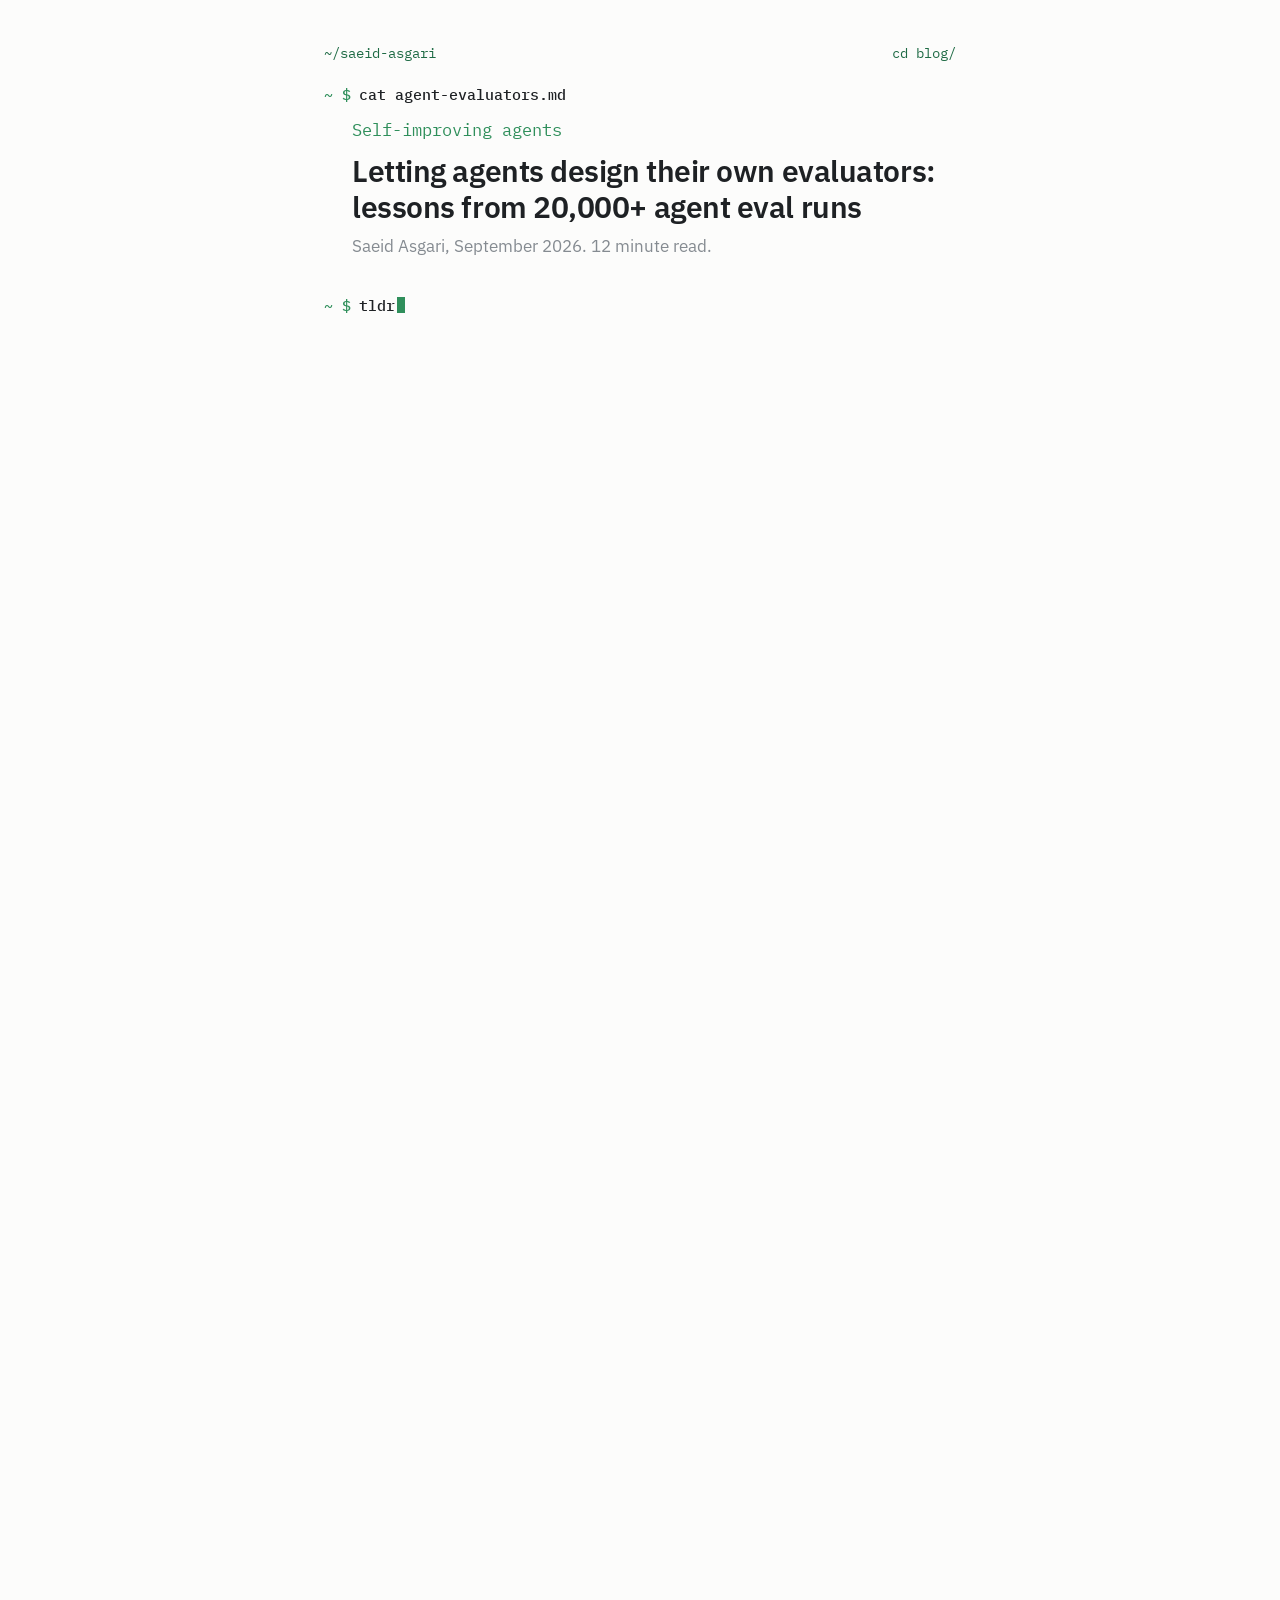
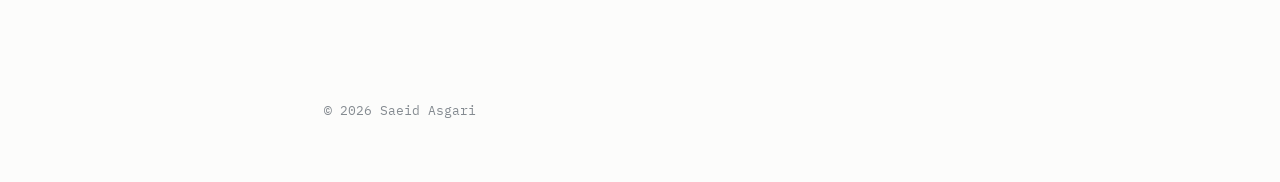
<file: blog/2026-09-agents-that-design-their-own-judges.html>
<!DOCTYPE html>
<html lang="en">
<head>
<meta charset="UTF-8">
<meta name="viewport" content="width=device-width, initial-scale=1.0">
<title>Letting agents design their own evaluators: lessons from 20,000+ agent eval runs · Saeid Asgari</title>
<meta name="author" content="Saeid Asgari">
<meta name="description" content="Letting LLM agents design their own judges: what a five-repeat benchmark of SelfSuite, ACE and a ten-label expert calibration showed.">
<link rel="canonical" href="https://asgsaeid.github.io/blog/2026-09-agents-that-design-their-own-judges.html">
<meta property="og:type" content="article">
<meta property="og:title" content="Letting agents design their own judges: lessons from 20,000+ agent eval runs">
<meta property="og:description" content="Letting LLM agents design their own judges: what a five-repeat benchmark of SelfSuite, ACE and a ten-label expert calibration showed.">
<meta property="og:url" content="https://asgsaeid.github.io/blog/2026-09-agents-that-design-their-own-judges.html">
<meta property="og:image" content="https://asgsaeid.github.io/blog/assets/self-improving-agents/fig1_v4_overall_ci.png">
<meta name="twitter:card" content="summary_large_image">
<link rel="stylesheet" href="assets/self-improving-agents/interactive.css">
<script src="assets/self-improving-agents/interactive.js" defer></script>
<link rel="icon" type="image/png" href="../images/web_icon_.png">
<link rel="alternate" type="application/rss+xml" href="feed.xml">
<link rel="preconnect" href="https://fonts.googleapis.com">
<link rel="preconnect" href="https://fonts.gstatic.com" crossorigin>
<link href="https://fonts.googleapis.com/css2?family=IBM+Plex+Mono:ital,wght@0,400;0,500;0,600;1,400&family=IBM+Plex+Sans:ital,wght@0,400;0,600;1,400&display=swap" rel="stylesheet">
<script>(function () { try { var d = document.documentElement;
  if ((window.matchMedia && matchMedia("(prefers-reduced-motion: reduce)").matches) || !("IntersectionObserver" in window)) return;
  d.classList.add("js"); setTimeout(function () { if (!window.__termStarted) d.classList.remove("js"); }, 4000);
} catch (e) {} })();</script>
<style>* { box-sizing:border-box; margin:0; padding:0; } a:focus-visible, button:focus-visible, summary:focus-visible { outline:2px solid currentColor; outline-offset:3px; }</style>
<link rel="stylesheet" href="assets/terminal.css?v=202610171925">
</head>
<body>
<div class="page post"><div class="blogtop"><a href="../">~/saeid-asgari</a><a href="./">cd blog/</a></div>
<div class="cmd first"><span class="ps">~ $</span><span class="c" data-text="cat agent-evaluators.md">cat agent-evaluators.md</span></div><div class="out wait"><p class="series">Self-improving agents</p><h1>Letting agents design their own evaluators: lessons from 20,000+ agent eval runs</h1><p class="byline">Saeid Asgari, September 2026. 12 minute read.</p></div>
<div class="cmd wait"><span class="ps">~ $</span><span class="c" data-text="tldr">tldr</span></div><div class="out wait"><aside class="tldr"><ul class="stats"><li><b>20,000+</b><span>agent task runs, five independent repeats per method</span></li><li><b>+8.0 pp</b><span>percentage points (pp) over the plain agent: self-designed judges plus ten expert labels</span></li><li><b>−7.8 pp</b><span>lost when the second attempt was removed, the most consistent component</span></li></ul><ul class="take"><li>A frozen evaluation suite written by the agent’s own model beats the plain agent without any labels.</li><li>With ten expert labels, calibrating that suite ties a warm-started ACE playbook (84.4% vs 84.0%).</li><li>The agent often makes a correct attempt its judges do not pick: better selection is worth 7.4 pp on average.</li></ul></aside></div>
<div class="body wait">
<p>Most published results on self-improving agents rely on the benchmark
to say whether the agent succeeded. The agent tries a task, a hidden
test says pass or fail, the agent writes a lesson into its playbook, and
the curve goes up.</p>
<p>A deployed agent usually has no hidden test. A customer-service agent
that just processed a refund does not get a reward. A coding agent that
edited three files does not know whether the change was right. Without
that signal the agent cannot safely retry, and it cannot tell a useful
lesson from a misleading one. In our experience, verification rather
than generation is the main obstacle to learning at deployment time.</p>
<p>My team studied one question: <strong>how much of the
self-improvement story survives when the agent has to judge its own
work, and how much does a small amount of expert feedback add?</strong>
The campaigns reported here ran about twenty thousand agent task runs
across tau2-bench (airline, retail and telecom customer-service worlds)
and AppWorld (a code-execution world with apps and application
programming interfaces, APIs), with five independent repeats per method
and a strict rule that benchmark labels are read only for scoring, after
the agent has acted and learned. This post is the short version; the
paper is linked at the end.</p>
<h2 id="three-ideas">Three ideas</h2>
<p><strong>1. Let the agent’s own model design the judge, then freeze
it.</strong> The usual way to get a deployment signal is for an engineer
to hand-write checks: success rubrics, policy assertions, queries that
read back the world state. That has to be redone for every new world.
Our method, SelfSuite, gives the base model the same public materials an
engineer would read (the world summary, the policy, the tool signatures)
and asks it to write a small evaluation suite: a few weighted judges,
each one criterion with a veto or soft rule, a per-task “TaskBrief” that
turns the instruction into grounded success criteria, an aggregation
rule, and a retry policy. The suite is frozen and used unchanged for
every task in that world. The judges never see benchmark reward; they do
see a read-back of the resulting world state (the records the agent
touched), so the question becomes “did the world end up right” rather
than only “does the transcript look right”.</p>
<p>The diagram below walks through the loop. It plays on its own; you
can also step through it or click any box.</p>
<div data-viz="method">
<noscript>
<img src="assets/self-improving-agents/repo_method_overview.png" alt="SelfSuite overview">
</noscript>
</div>
<p><strong>2. Track whether each lesson helped.</strong> Playbook-style
memory (the Agentic Context Engineering, ACE, family of methods) grows
one text playbook from reflection and injects it into the prompt. Ours
stores typed lessons (positive and negative, routed by task family),
retrieves only the five most relevant per task, and keeps a
profit-and-loss ledger per lesson: a lesson retrieved before a success
is credited and before a failure debited, so lessons that keep preceding
failures are evicted. The store is capped at 200 entries.</p>
<p><strong>3. Then ask what a subject-matter expert adds.</strong>
SelfSuite needs no labels, but a real deployment usually has one human
signal: a forward-deployed engineer (FDE) or subject-matter expert (SME)
who onboards the agent and can grade roughly ten tasks per world. We
simulate that expert with ten labelled onboarding tasks. A deterministic
calibration uses six of those labels to propose a different folding,
aggregation and threshold for the judges the model already wrote, and
the other four as a strict acceptance gate: the proposal is adopted only
if agreement improves and neither false passes nor false fails increase.
Everything else (the agent, the retry policy, the memory) is held fixed.
The same ten labels can instead warm up an ACE playbook, which lets us
compare two ways of spending the same small budget.</p>
<h2 id="how-we-measured">How we measured</h2>
<p>Single runs are noisy: across five independent repeats of the same
50-task cell, the run-to-run standard deviation was 2 to 7 percentage
points (pp), and up to 12 pp on 25-task slices of tau2. Every comparison
here therefore uses a matched protocol: identical task identifiers for
every method, disjoint across repeats, fresh memory at the start of each
repeat, mean and sample standard deviation over five repeats, and paired
differences per repeat. All methods ran on GPT-5.5 at low reasoning
effort: a plain ReAct agent, ACE (driven by the memory code its authors
released) with and without a ten-label warm playbook, and SelfSuite with
and without the expert calibration.</p>
<div data-viz="results">
<noscript>
<img src="assets/self-improving-agents/fig1_v4_overall_ci.png" alt="Overall results with confidence intervals">
</noscript>
</div>
<h2 id="five-findings">Five findings</h2>
<p><strong>SelfSuite improves on the plain agent without labels, and
with ten labels it ties the strongest baseline.</strong> The plain agent
scores 76.4 ± 6.2 % overall. SelfSuite with a freshly designed suite and
no labels scores 82.4 ± 3.9 %, +6.0 pp paired over the agent (95 %
confidence interval [−0.3, +12.3], so not significant on its own), level with the labelled methods on tau2, but behind ACE on AppWorld, where
running the code gives ACE a direct signal. With the ten
expert labels used to calibrate its evaluator it reaches 84.4 ± 4.6 %,
+8.0 pp over the agent ([+2.2, +13.8]) and +2.0 pp over its uncalibrated
version ([+0.2, +3.8]). ACE seeded with the same ten labels as a warm
playbook reaches 84.0 ± 3.2 %; the two are tied.</p>
<p><strong>In a separate ablation campaign, SelfSuite beat both
label-free baselines, and the retry was the component that
mattered.</strong> This campaign used the same SelfSuite settings and
ran the plain agent and ACE without labels on the same tasks (five
repeats of 43 or 44 tasks). SelfSuite scored 89.5 ± 5.4 % against 85.0 ±
4.1 % for ACE and 81.7 ± 4.6 % for the plain agent: +4.6 pp over ACE
(above it in all five repeats, p = 0.011) and +7.8 pp over the agent (p
= 0.040), with the margin coming from tau2. Removing the second attempt
cost 7.8 ± 3.5 pp overall and 14.9 ± 5.7 pp on tau2, negative in all
five repeats. Swapping balanced memory for the default memory setting
cost a small but consistent 2.7 pp. Removing memory cost 6.4 pp on
average, but with a standard deviation of 9.2. Removing the TaskBrief,
replacing the judge panel with one critic, or changing memory polarity
stayed within one standard deviation of zero overall. With five repeats,
smaller effects may exist that this design cannot resolve.</p>
<div data-viz="ablation">
<noscript>
<img src="assets/self-improving-agents/fig5_ablation_deltas.png" alt="Ablation deltas">
</noscript>
</div>
<p>Looking at every attempt, rather than every task, suggests why the
retry does not hurt. Freshly designed suites were conservative: on
single GPT-5.5 runs they passed only 6 to 64 % of tasks while true
success was 66 to 90 %, with few false passes. Because keep-best lets a
second attempt replace the first only when the suite scores it higher by
a margin, retries mostly added tasks: first-attempt success rose from 62
to 66 % on airline, 82 to 83 % on retail and 70 to 76 % on telecom,
gaining 3 to 9 tasks per world and losing 1 to 3.</p>
<p><strong>Giving ACE the true label did not help, because its memory
was discarding lessons.</strong> We gave ACE the true label on every
task, a ceiling no deployed system would have, and it scored 80.4 % on
both memory variants, below the label-free rows. The cause was what the
ACE authors call context collapse: our first ACE re-implementation
rewrote the whole playbook after every task, learned about 14 entries
per cell and kept about 5. Disabling the rewrite (delta memory)
recovered 2.4 pp on tau2 with no change in signal, and ACE’s released
memory code with a warm ten-label playbook reached 77.6 % on tau2.</p>
<figure><img src="assets/self-improving-agents/fig3_ace_factorial.png" alt="ACE results by memory variant and signal"><figcaption>ACE by memory variant and learning signal. A true label on every task did not help while the playbook rewrite was discarding lessons.</figcaption></figure>
<p><strong>For ACE, ten labels helped most as a warm playbook.</strong>
On the policy-heavy tau2 worlds, a warm ten-label playbook added about 6
pp over cold, self-graded ACE (77.6 vs 71.2 %; not significant with five
repeats). Giving ACE the calibrated evaluator instead of its own
self-grading added nothing measurable on top of that. On our
context-collapsing re-implementation of ACE, the evaluator’s effect was
to stop drift: a warm playbook that kept adapting without labels lost 3
pp on tau2, while the same playbook adapting under the calibrated
evaluator held its warm-up score.</p>
<p><strong>Where the world already gives a signal, self-written judges
add less.</strong> On AppWorld, running the code tells every learner
whether it worked: the ACE variants and calibrated SelfSuite land within
a point or two of each other, and label-free SelfSuite trails ACE by four
to five points. On tau2, following the policy leaves
no execution trace, and that is where the methods separate. Switch the
results chart above between Tau2 and AppWorld to see this. Claims about
learning without labels are most informative on worlds like tau2.</p>
<h2 id="remaining-headroom-in-selection">Remaining headroom in
selection</h2>
<p>The agent often produces a correct attempt that its own judges do not
pick. When SelfSuite makes two attempts, we can check offline whether
either one was correct. That best-attempt oracle exceeds the deployed
score by 7.4 pp on average across models and worlds, and by 18.4 pp in
one cell (Opus-4.8 telecom). Better selection would convert directly
into task success, so the judge is where we would look next. Because the
judge is the agent’s own model, it is possible that it shares the agent’s blind spots;
decomposition, grounding and state read-back reduce this but do not
remove it.</p>
<div data-viz="headroom">
<noscript>
<img src="assets/self-improving-agents/fig7_selection_headroom.png" alt="Selection headroom">
</noscript>
</div>
<h2 id="what-did-not-work">What did not work</h2>
<ul>
<li><strong>Co-evolving the rubric with the playbook.</strong> A variant
mined disagreements without labels (a passing aggregate with a failed
state-conditioned judge; a state read-back inconsistent with the claimed
outcome; near-identical trajectories with opposite verdicts),
adjudicated two per window of twenty tasks, and published a revised
rubric only if a replay on recorded trajectories lost no anchors. In the
matched campaign it did not beat the frozen calibrated suite (81.2 ± 3.0
vs 84.4 ± 4.6 %).</li>
<li><strong>Airline.</strong> No learning method beat the plain agent on
tau2 airline, on either model. The policy is dense, and a slightly wrong
lesson or judge seems to cost more than it saves there.</li>
</ul>
<h2 id="if-you-are-deploying-an-agent-that-should-learn">If you are
deploying an agent that should learn</h2>
<ol type="1">
<li>Consider giving it a way to retry. In our runs, a frozen, decomposed
judge that reads the world state, plus one retry with a keep-best rule,
was the component with the most consistent effect.</li>
<li>Check memory retention before investing in a better signal. If the
playbook rewrite discards most of what it learns, a better label will
not help much.</li>
<li>If you have a few expert labels, a warm playbook and an evaluator
calibration are both reasonable uses; in our study they ended up at the
same score.</li>
<li>Report the run-to-run standard deviation. On our 50-task cells it
was 2 to 7 pp, and differences inside that band should be treated as
ties.</li>
<li>Measure the best-attempt gap. If the agent produces correct attempts
it does not select, the selector is the place to improve.</li>
</ol>
<p>The paper (method, the label boundary, the matched five-repeat
results, ablations, attempt-level diagnostics, the two-model study and
limitations) is here: <a
href="../papers/Self_Designed_Evaluators_and_Warm_Memory_for_Long_Horizon_Agents.pdf">Self-Designed Evaluators and
Warm Memory for Long-Horizon Agents (PDF)</a>.</p>
<p><em>Benchmarks:
tau2-bench (Sierra Research) and AppWorld (Stony Brook NLP). ACE refers
to Agentic Context Engineering (Zhang et al., 2025); the main
comparisons use the memory code released by its authors.</em></p>

</div>
<section class="endcap"><div class="cmd wait"><span class="ps">~ $</span><span class="c" data-text="share --post">share --post</span></div><div class="out wait">
<p>If this was useful, pass it on: <a data-share="linkedin" href="#" target="_blank" rel="noopener">LinkedIn</a>, <a data-share="x" href="#" target="_blank" rel="noopener">X</a>, or <button class="linkbtn" type="button" data-share="copy">copy the link</button>. New posts arrive in the <a href="feed.xml">RSS feed</a>.</p>
<details class="cite"><summary>Cite this post</summary><pre><code>@misc{asgari2026selfsuite,
  author       = {Asgari, Saeid},
  title        = {Letting agents design their own evaluators: lessons from 20,000+ agent eval runs},
  year         = {2026},
  month        = {sep},
  howpublished = {\url{https://asgsaeid.github.io/blog/2026-09-agents-that-design-their-own-judges.html}}
}</code></pre><button class="linkbtn" type="button" data-copy-cite>copy BibTeX</button></details>
<h3 class="also">More notes</h3><ul class="blog"><li><a href="2026-10-your-judge-isnt-lenient-or-strict-your-rubric-is.html">Your judge isn’t lenient or strict. Your rubric is.</a><span class="d">October 2026. Holding the judge and the outputs fixed, what the rubric asks for moved the pass rate on correct outputs from 2% to 98%. Swapping the judge model barely mattered.</span></li><li><a href="2026-10-self-review-erases-what-you-taught-your-rubric.html">Self-review erases what you taught your rubric</a><span class="d">October 2026. Four rounds of model self-review pulled two good rubrics toward the reviewer’s own standard. Only delete-only revision was safe.</span></li></ul></div>
</section>
<div class="cmd end wait"><span class="ps">~ $</span><span class="caret blink" aria-hidden="true"></span></div><footer>© 2026 Saeid Asgari</footer></div>
<script src="assets/site.js?v=202610171925" defer></script>
</body>
</html>
</file>
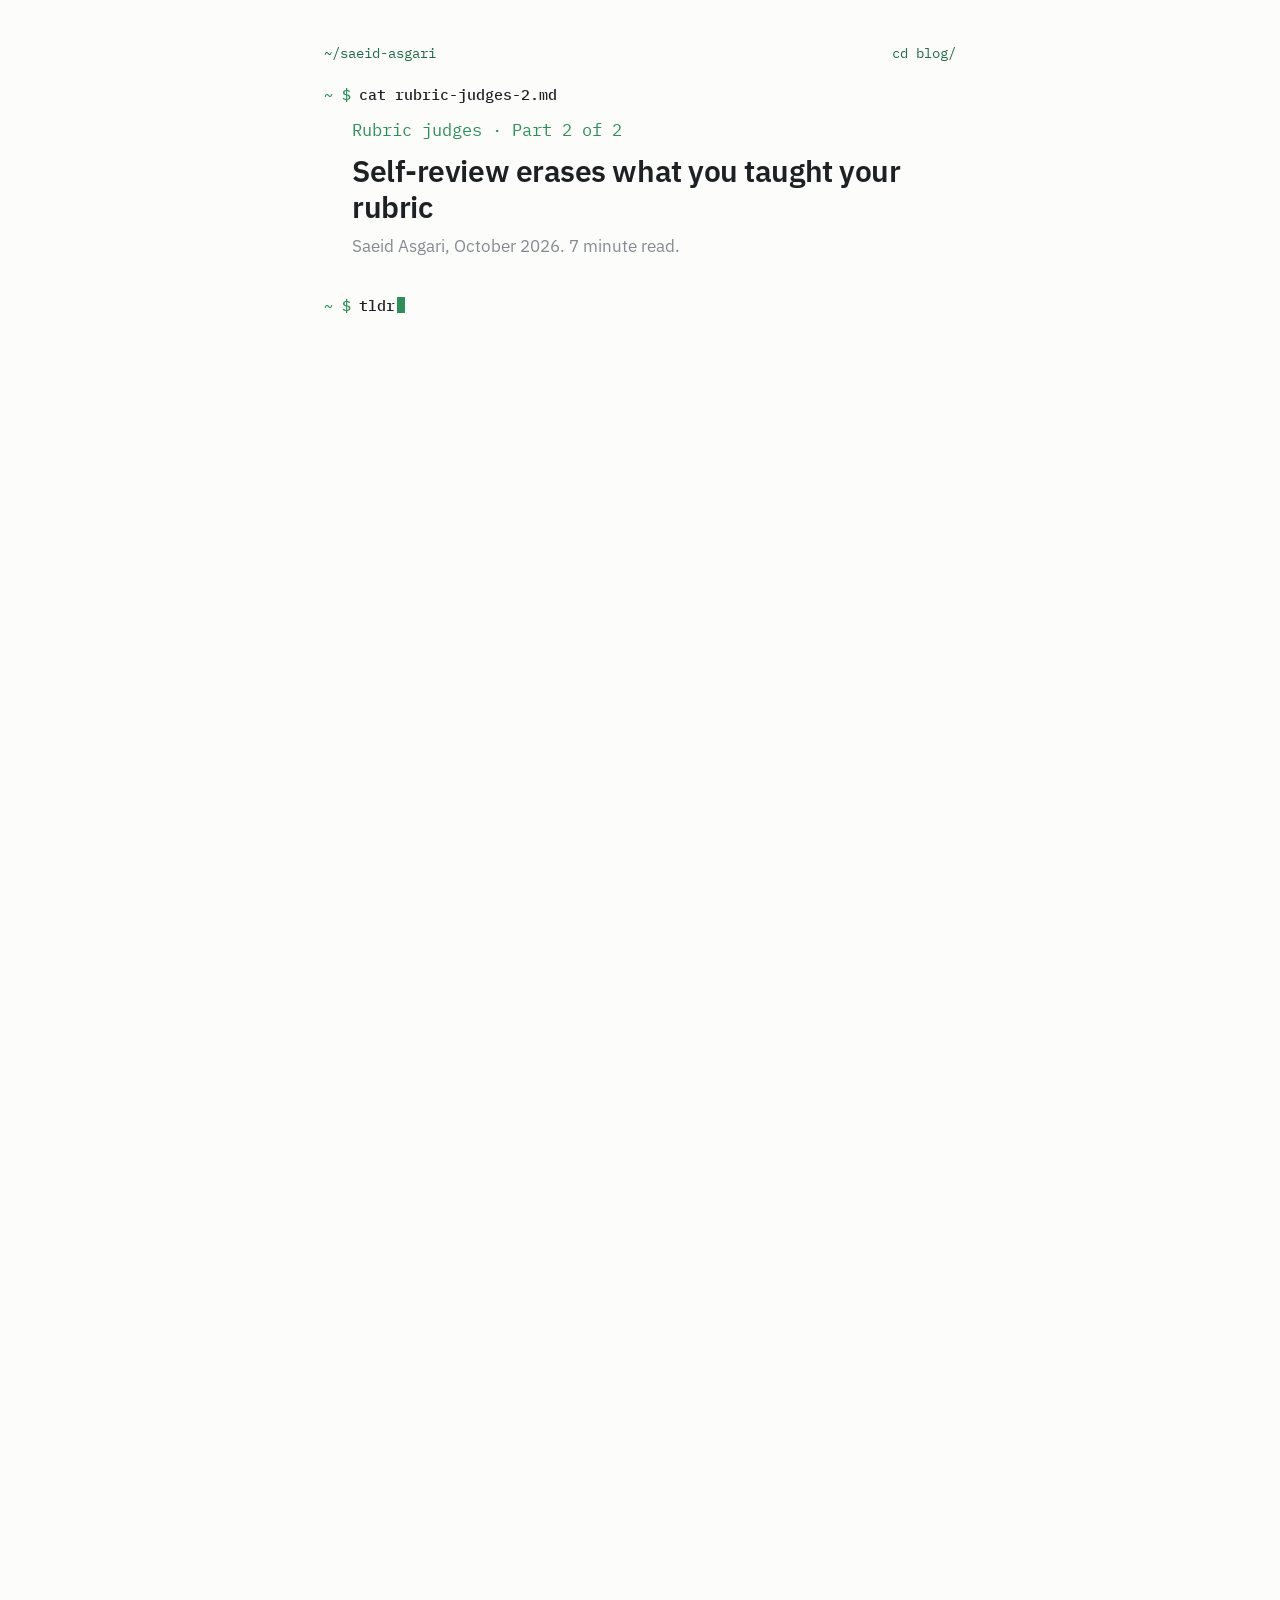
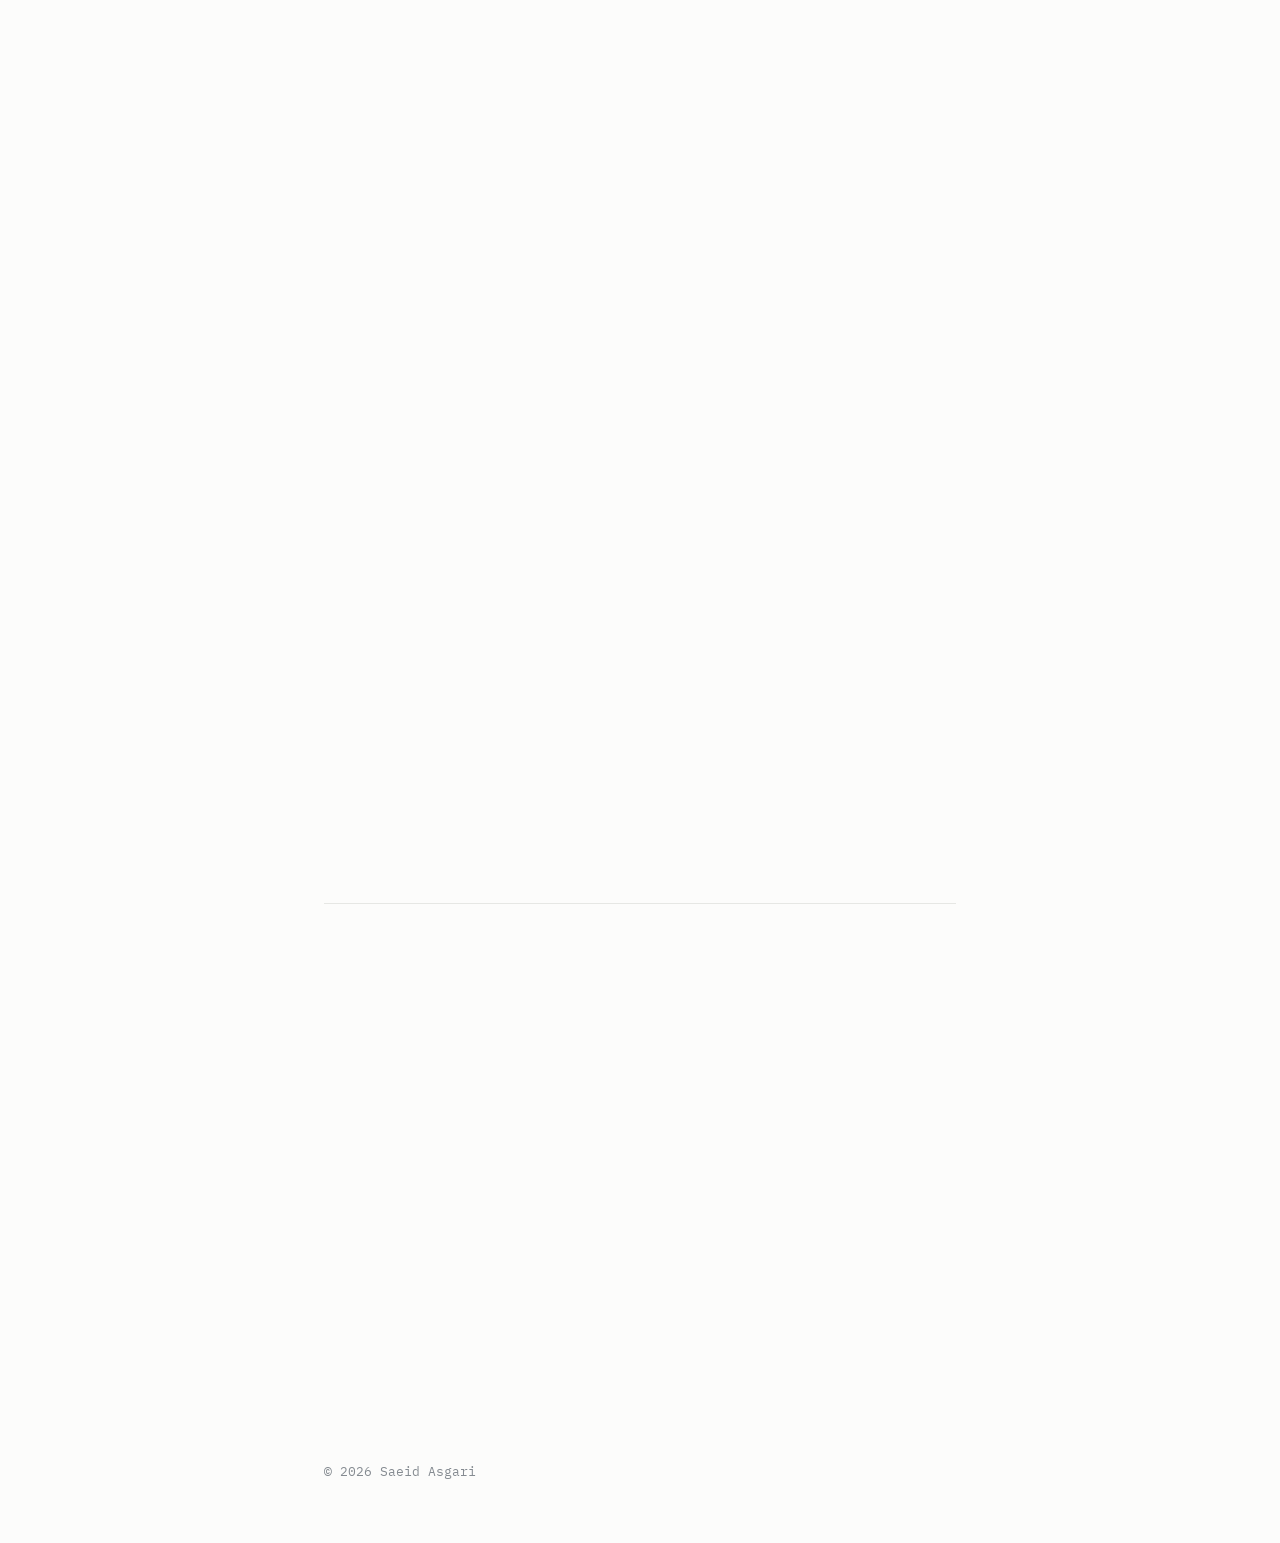
<file: blog/2026-10-self-review-erases-what-you-taught-your-rubric.html>
<!DOCTYPE html>
<html lang="en">
<head>
<meta charset="UTF-8">
<meta name="viewport" content="width=device-width, initial-scale=1.0">
<title>Self-review erases what you taught your rubric · Saeid Asgari</title>
<meta name="author" content="Saeid Asgari">
<meta name="description" content="Asking a model to improve a grading rubric pulled it back toward the model&rsquo;s own idea of a good answer: it added requirements nobody asked for and deleted the check that came from human labels.">
<link rel="canonical" href="https://asgsaeid.github.io/blog/2026-10-self-review-erases-what-you-taught-your-rubric.html">
<meta property="og:type" content="article">
<meta property="og:title" content="Self-review erases what you taught your rubric">
<meta property="og:description" content="Asking a model to improve a grading rubric pulled it back toward the model&rsquo;s own idea of a good answer: it added requirements nobody asked for and deleted the check that came from human labels.">
<meta property="og:url" content="https://asgsaeid.github.io/blog/2026-10-self-review-erases-what-you-taught-your-rubric.html">
<meta property="og:image" content="https://asgsaeid.github.io/blog/assets/rubric-judges/p2_fig1_loops.png">
<meta name="twitter:card" content="summary_large_image">
<link rel="stylesheet" href="assets/rubric-judges/interactive.css">
<script src="assets/rubric-judges/interactive.js" defer></script>
<link rel="icon" type="image/png" href="../images/web_icon_.png">
<link rel="alternate" type="application/rss+xml" href="feed.xml">
<link rel="preconnect" href="https://fonts.googleapis.com">
<link rel="preconnect" href="https://fonts.gstatic.com" crossorigin>
<link href="https://fonts.googleapis.com/css2?family=IBM+Plex+Mono:ital,wght@0,400;0,500;0,600;1,400&family=IBM+Plex+Sans:ital,wght@0,400;0,600;1,400&display=swap" rel="stylesheet">
<script>(function () { try { var d = document.documentElement;
  if ((window.matchMedia && matchMedia("(prefers-reduced-motion: reduce)").matches) || !("IntersectionObserver" in window)) return;
  d.classList.add("js"); setTimeout(function () { if (!window.__termStarted) d.classList.remove("js"); }, 4000);
} catch (e) {} })();</script>
<style>* { box-sizing:border-box; margin:0; padding:0; } a:focus-visible, button:focus-visible, summary:focus-visible { outline:2px solid currentColor; outline-offset:3px; }</style>
<link rel="stylesheet" href="assets/terminal.css?v=202610171925">
</head>
<body>
<div class="page post"><div class="blogtop"><a href="../">~/saeid-asgari</a><a href="./">cd blog/</a></div>
<div class="cmd first"><span class="ps">~ $</span><span class="c" data-text="cat rubric-judges-2.md">cat rubric-judges-2.md</span></div><div class="out wait"><p class="series">Rubric judges · Part 2 of 2</p><h1>Self-review erases what you taught your rubric</h1><p class="byline">Saeid Asgari, October 2026. 7 minute read.</p></div>
<div class="cmd wait"><span class="ps">~ $</span><span class="c" data-text="tldr">tldr</span></div><div class="out wait"><aside class="tldr"><ul class="stats"><li><b>97% → 6%</b><span>correct reports passed after four rounds of free self-review</span></li><li><b>100% → 8%</b><span>unplanned misses caught after the reviewer deleted the label-taught check</span></li><li><b>0</b><span>metrics lost when revision could only delete or merge checks</span></li></ul><ul class="take"><li>Self-review adds the reviewer’s beliefs (here, “should recommend a fix”) and deletes checks it did not write, including ones taught by labels.</li><li>Holding the check count fixed did not help. Rewrites alone carried the drift.</li><li>Freeze checks that came from labels or experts, make unattended revision delete-only, and regression-test every revision.</li></ul></aside></div>
<div class="body wait">
<p>A common step in building model-graded evaluations is a refinement loop: generate a rubric, then ask a model to review it for ambiguity, gaps and flaws no check would catch, and repeat. Each round feels like progress. The rubric gets more thorough, and nobody objects to &ldquo;more thorough.&rdquo;</p>
<p>I expected that loop to ratchet: under all-must-pass grading, every added check can only lower the pass rate, and reviewers add far more than they delete. What I found is more specific, and worse. <strong>Self-review pulls a rubric back toward the reviewer&rsquo;s own idea of a good answer.</strong> It adds the requirements the reviewer believes in, and it deletes the requirements it didn&rsquo;t originate, including the ones you put there on purpose. Check count turned out not to be the mechanism at all.</p>

<h2 id="setup">Setup</h2>
<p>The task is grading findings reports from an automated security reconnaissance agent, which inspects a cloud tenant&rsquo;s configuration and reports security posture issues. I used 12 synthetic environments and a labeled set of 108 reports (36 correct, 72 flawed). The flaws are a missed finding, a made-up finding, a finding on the wrong resource, an overstated impact, and, in 12 of the reports, leaving out a real exposure that is in the inventory but isn&rsquo;t part of the planted scenario. I&rsquo;ll call that last one an <strong>unplanned miss</strong>: it tests whether a rubric can fail a report for leaving out something nobody anticipated.</p>
<p>I started from two rubrics that were already good, in different ways:</p>
<ul>
<li><strong>A hand-written checklist,</strong> 6 checks per environment. It passes 97% of correct reports and catches 83% of flawed ones, but it catches none of the unplanned misses, because it only knows about the planted scenario.</li>
<li><strong>A rubric taught by labeled examples,</strong> about 8 checks per environment. A model revised it after seeing 36 labeled reports from four of the environments, and it learned two things the labels implied: remediation advice is optional, and a report should be failed if it leaves out any real risk in the inventory. It added an open coverage check for the second point. It passes 83% of correct reports, catches 100% of flawed ones, and catches 100% of unplanned misses.</li>
</ul>
<p>Opus then revised each rubric for four rounds with a generic instruction: review each rubric for ambiguity, gaps, checks a different judge might misread, and flaws a report could have that no check would catch. Four variants:</p>
<ul>
<li><strong>Free revision,</strong> two independent seeds.</li>
<li><strong>Fixed count:</strong> rewrite anything, but keep exactly the same number of checks.</li>
<li><strong>Delete or merge only:</strong> no new requirements, no making a check stricter.</li>
</ul>
<p>After rounds 2 and 4, Sonnet graded all 108 reports with each revised rubric.</p>

<h2 id="what-changed">What self-review did to one rubric</h2>
<p>Before the aggregate numbers, here is what free revision did to the same environment starting from each rubric. Switch tabs to compare; the replay button runs it again.</p>
<div data-viz="rubricdiff">
<noscript>
<p class="viz-fallback"><em>Starting from the hand-written checklist, self-review rewrote every check and added one requiring remediation advice, which fails all three correct reports. Starting from the label-taught rubric, it deleted the open coverage check the labels had taught.</em></p>
</noscript>
</div>

<h2 id="results">Results</h2>
<div data-viz="loops">
<noscript>
<img src="assets/rubric-judges/p2_fig1_loops.png" alt="Rubric quality after four rounds of self-review">
</noscript>
</div>
<p>Free revision broke both rubrics, in opposite directions.</p>
<p><strong>The hand-written checklist became far too strict.</strong> After four rounds, it passed 6% of correct reports with one seed and 11% with the other, down from 97%. With the first seed, the damage was complete by round 2. When I looked at what the reviewer added, the pattern was obvious: over the four rounds, one seed added 10 checks requiring remediation advice (&ldquo;does the report recommend removing the dangling DNS record?&rdquo;), and every one of those 10 failed at least one correct report. The task never asked for remediation advice; the reviewer believed a good report should include it, so it wrote that belief into the rubric. To be fair, the same revision also added an open coverage check in some environments, which raised the catch rate on unplanned misses from 0% to 92%. But a rubric that fails 94% of correct outputs is unusable regardless.</p>
<p><strong>The label-taught rubric lost what the labels had taught it.</strong> Free revision deleted the open coverage check in 11 of 12 environments, describing it in one change note as &ldquo;the vague completeness check.&rdquo; Unplanned misses caught fell from 100% to 25% with one seed and 8% with the other, and the overall catch rate fell from 100% to about 86%. Remediation checks crept back in too. The rubric got <em>shorter</em>, from 7.9 to 7.0 checks per environment, and still got worse.</p>
<p><strong>Holding the count fixed didn&rsquo;t protect either rubric.</strong> Fixed-count revision dropped the hand checklist&rsquo;s pass rate on correct reports to 72%, and took the label-taught rubric&rsquo;s unplanned-miss catch rate down to 17%. Rewrites alone carried the drift.</p>
<p><strong>Only delete-or-merge was safe.</strong> It shrank the hand checklist from 6 to 4 checks per environment and the label-taught one from 7.9 to 5.8, and left every metric where it started (the hand checklist&rsquo;s correct-pass rate even ticked up from 97% to 100%). Removing a requirement can&rsquo;t import a new belief.</p>
<div data-viz="counts">
<noscript>
<img src="assets/rubric-judges/p2_fig2_counts.png" alt="Checks per environment across revision rounds">
</noscript>
</div>
<p>The counts make the point that this isn&rsquo;t a ratchet. Free revision grew one rubric by 1.7 to 3 checks per environment and shrank the other by about one. Both got worse. What changed was content, and the content moved toward the same place each time: the reviewer&rsquo;s own standard.</p>

<h2 id="loop-limits">A loop can&rsquo;t fix what its author believes</h2>
<p>This also explains a result from an earlier run. There, the starting rubric was model-generated, and it already demanded remediation advice: it passed 6% of correct reports. Three rounds of self-review (6 to 14%), and three rounds of a more elaborate loop where the model wrote test reports with intended verdicts and checked whether a judge agreed, left it at 6 to 8%. The loop agreed with itself on 71 or 72 of 72 test reports every round, because the model wrote its &ldquo;should pass&rdquo; test reports to its own standard, remediation advice included. Nothing in the loop could tell it the standard was wrong.</p>
<p>What did fix it was showing the model 36 labeled reports: one round took the correct-pass rate from 6% to about 80% without losing any catches. And as this experiment shows, a later round of self-review undoes exactly that.</p>

<h2 id="practice">What I&rsquo;d change in practice</h2>
<ol>
<li><strong>Track where each check came from.</strong> Checks derived from labels, from domain experts or from incident reviews should be frozen against automated revision. A self-review pass can propose changes to them, never apply them.</li>
<li><strong>Make unattended revision delete-only.</strong> If a loop runs without a human, it may merge or remove checks, never add requirements or tighten them. Additions go through review.</li>
<li><strong>Regression-test every revision against labeled data before accepting it.</strong> Three numbers: correct outputs passed, flawed outputs caught, and unplanned misses caught. A revision that lowers any of them is rejected, however much more thorough it reads.</li>
<li><strong>Read additions as statements of the reviewer&rsquo;s beliefs.</strong> A new check that sounds obviously right (&ldquo;should recommend a fix&rdquo;) is exactly the kind that encodes a standard nobody agreed to.</li>
</ol>

<h2 id="caveats">Caveats</h2>
<p>The environments and labels are synthetic and mine. One model wrote and revised all the rubrics, and judges came from the same model family, so I can&rsquo;t yet separate this reviewer&rsquo;s specific beliefs from a general tendency of self-review; repeating with a different reviewer family is the next experiment. Free revision ran with two seeds and the constrained variants with one, and each rubric was graded once per round, so small differences (a few points) aren&rsquo;t meaningful. The large effects (97% to 6%, 100% to 8%) are well outside that noise.</p>
<p>The companion post covers what sets a judge&rsquo;s strictness in the first place: <a href="2026-10-your-judge-isnt-lenient-or-strict-your-rubric-is.html">Your judge isn&rsquo;t lenient or strict. Your rubric is.</a></p>

</div>
<section class="endcap"><div class="cmd wait"><span class="ps">~ $</span><span class="c" data-text="share --post">share --post</span></div><div class="out wait">
<p>If this was useful, pass it on: <a data-share="linkedin" href="#" target="_blank" rel="noopener">LinkedIn</a>, <a data-share="x" href="#" target="_blank" rel="noopener">X</a>, or <button class="linkbtn" type="button" data-share="copy">copy the link</button>. New posts arrive in the <a href="feed.xml">RSS feed</a>.</p>
<details class="cite"><summary>Cite this post</summary><pre><code>@misc{asgari2026selfreview,
  author       = {Asgari, Saeid},
  title        = {Self-review erases what you taught your rubric},
  year         = {2026},
  month        = {oct},
  howpublished = {\url{https://asgsaeid.github.io/blog/2026-10-self-review-erases-what-you-taught-your-rubric.html}}
}</code></pre><button class="linkbtn" type="button" data-copy-cite>copy BibTeX</button></details>
<h3 class="also">More notes</h3><ul class="blog"><li><a href="2026-10-your-judge-isnt-lenient-or-strict-your-rubric-is.html">Your judge isn’t lenient or strict. Your rubric is.</a><span class="d">October 2026. Holding the judge and the outputs fixed, what the rubric asks for moved the pass rate on correct outputs from 2% to 98%. Swapping the judge model barely mattered.</span></li><li><a href="2026-09-agents-that-design-their-own-judges.html">Letting agents design their own evaluators: lessons from 20,000+ agent eval runs</a><span class="d">September 2026. Five findings from a matched, five-repeat benchmark of self-designed evaluators, ACE and a ten-label expert calibration on tau2-bench and AppWorld.</span></li></ul></div>
</section>
<div class="cmd end wait"><span class="ps">~ $</span><span class="caret blink" aria-hidden="true"></span></div><footer>© 2026 Saeid Asgari</footer></div>
<script src="assets/site.js?v=202610171925" defer></script>
</body>
</html>
</file>
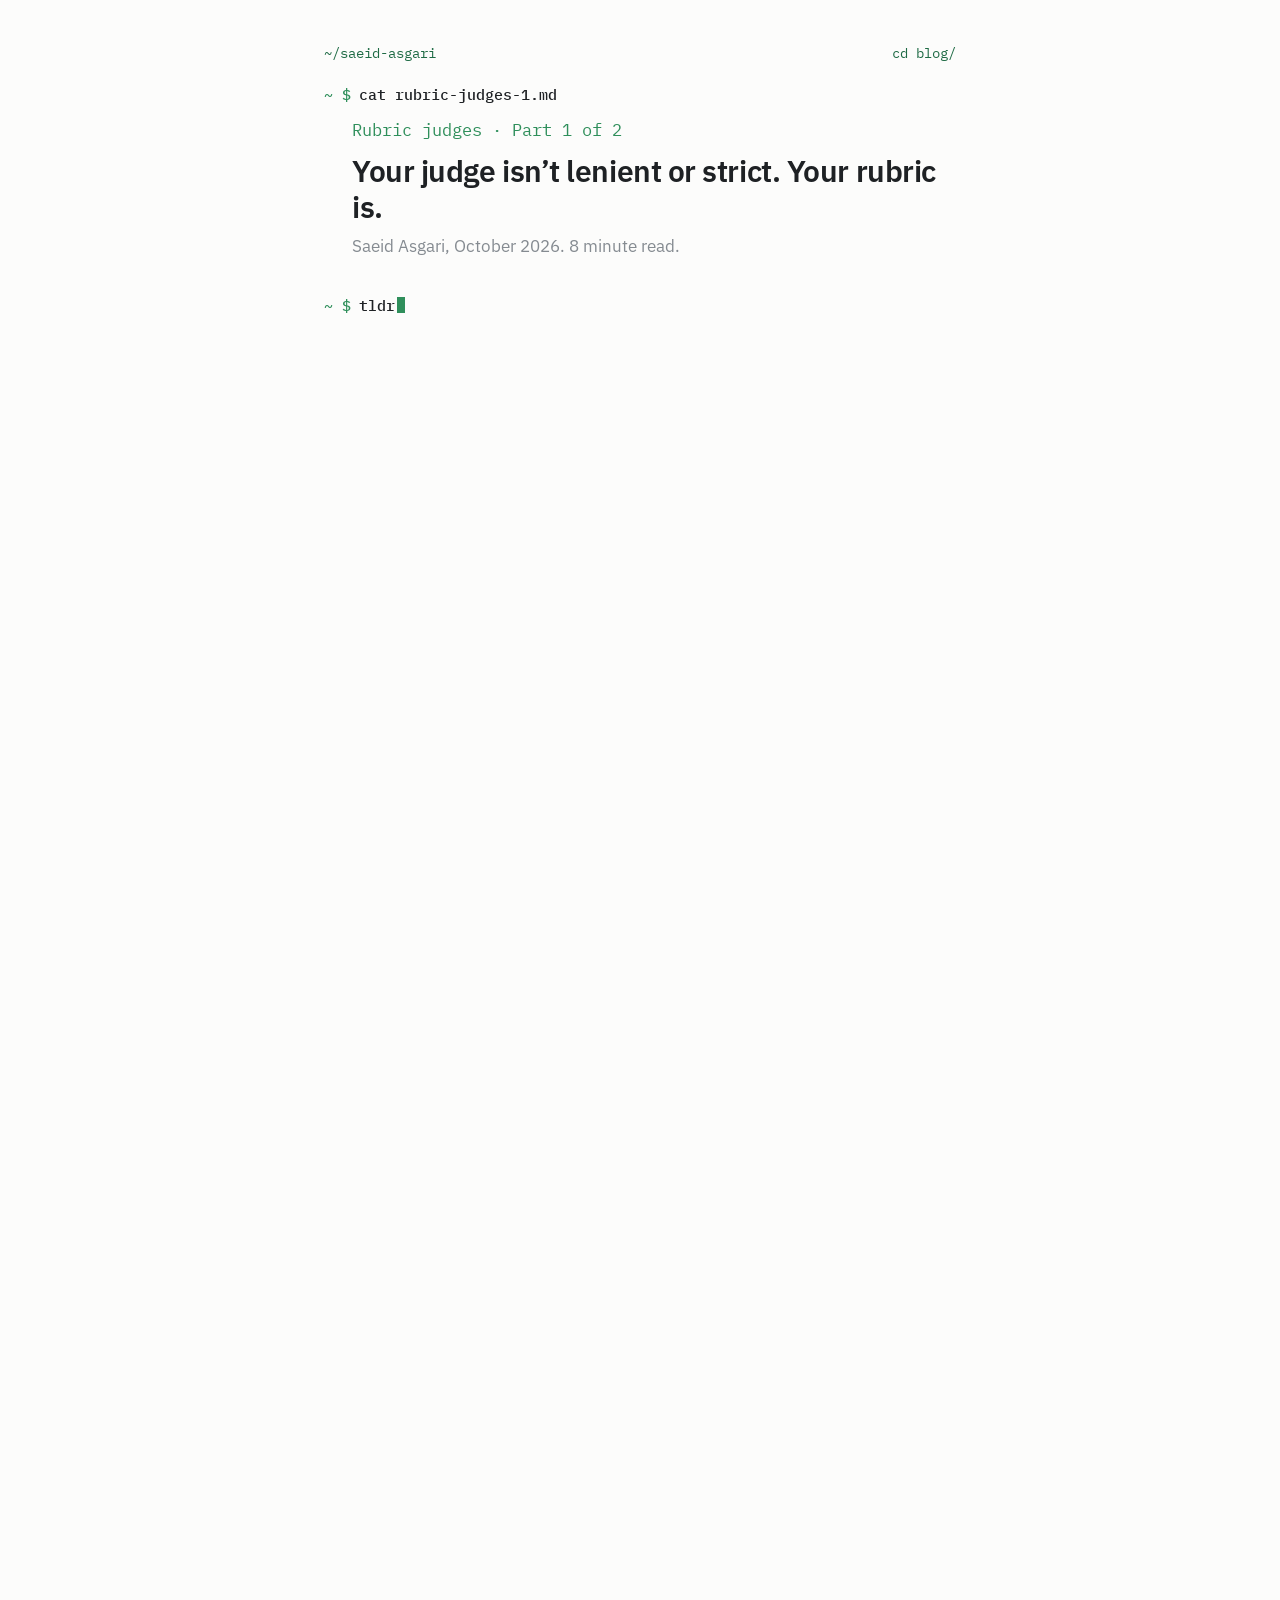
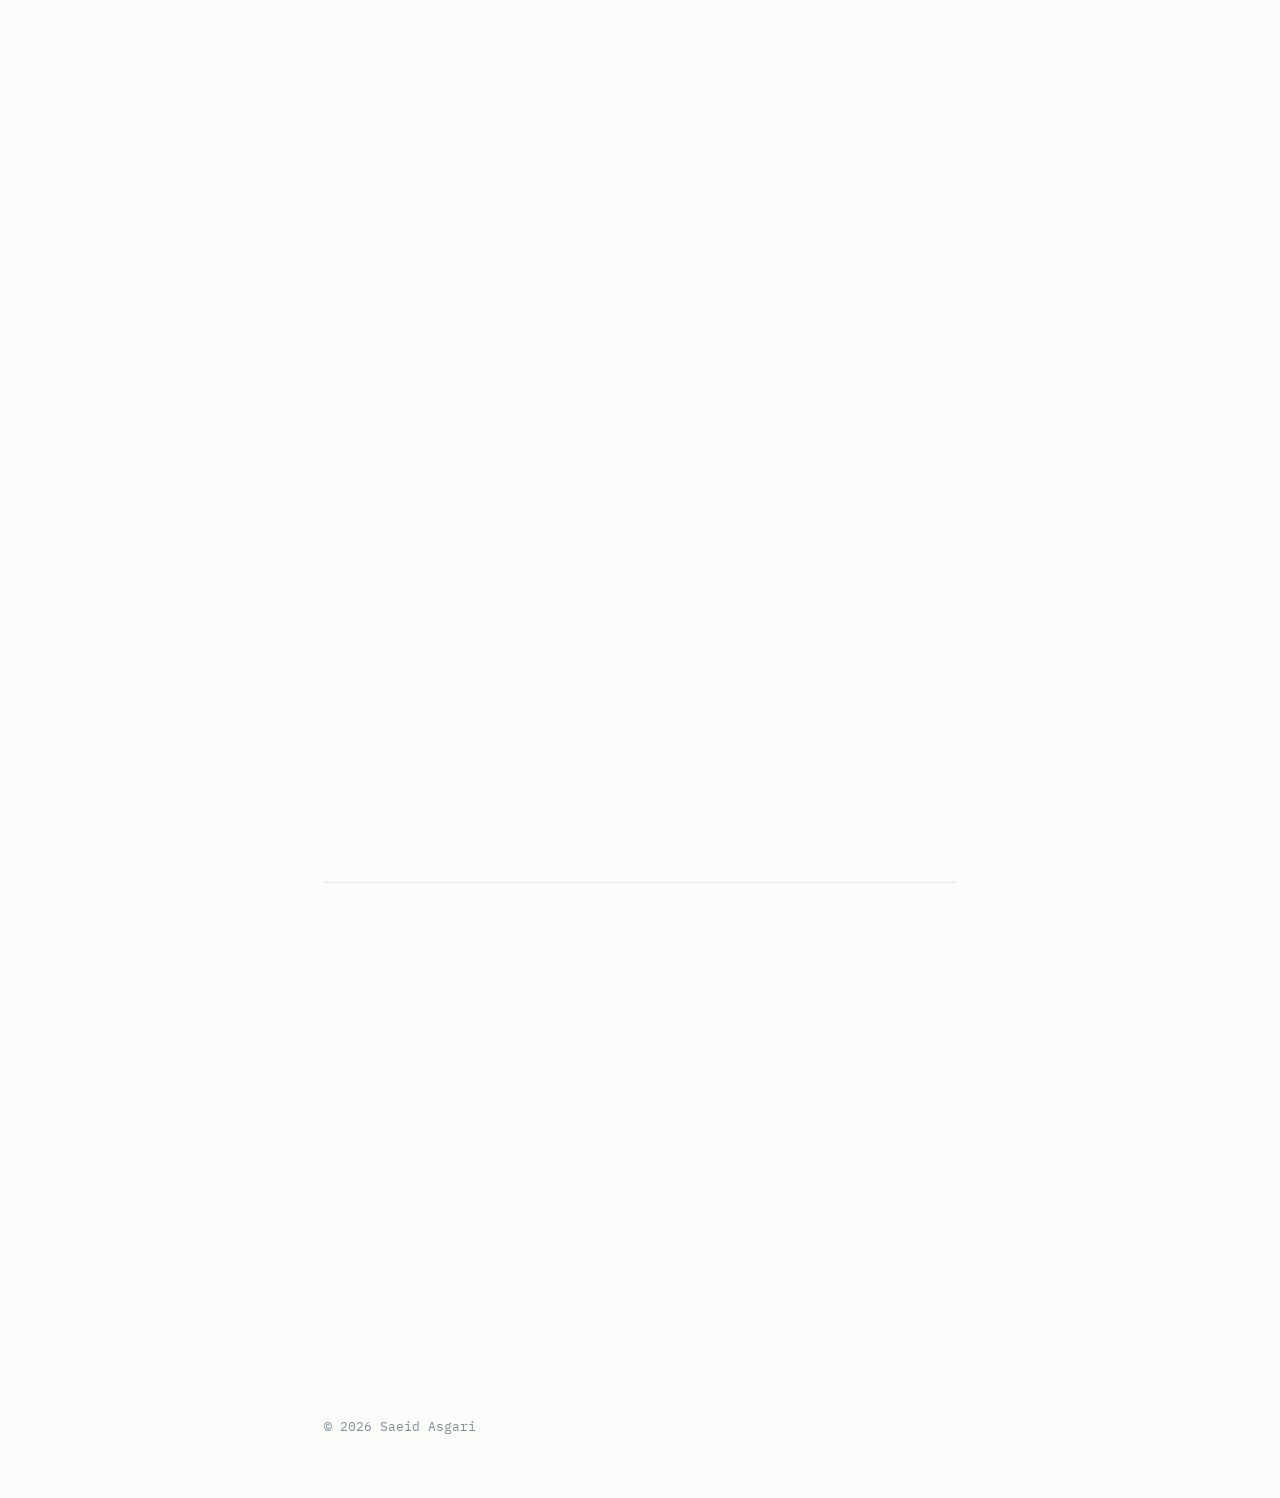
<file: blog/2026-10-your-judge-isnt-lenient-or-strict-your-rubric-is.html>
<!DOCTYPE html>
<html lang="en">
<head>
<meta charset="UTF-8">
<meta name="viewport" content="width=device-width, initial-scale=1.0">
<title>Your judge isn’t lenient or strict. Your rubric is. · Saeid Asgari</title>
<meta name="author" content="Saeid Asgari">
<meta name="description" content="Holding the judge and the outputs fixed, rubric content moved the pass rate on correct outputs from 2% to 98%. Swapping the judge model or rendering the same checks as a paragraph barely moved it.">
<link rel="canonical" href="https://asgsaeid.github.io/blog/2026-10-your-judge-isnt-lenient-or-strict-your-rubric-is.html">
<meta property="og:type" content="article">
<meta property="og:title" content="Your judge isn&rsquo;t lenient or strict. Your rubric is.">
<meta property="og:description" content="Holding the judge and the outputs fixed, rubric content moved the pass rate on correct outputs from 2% to 98%. Swapping the judge model or rendering the same checks as a paragraph barely moved it.">
<meta property="og:url" content="https://asgsaeid.github.io/blog/2026-10-your-judge-isnt-lenient-or-strict-your-rubric-is.html">
<meta property="og:image" content="https://asgsaeid.github.io/blog/assets/rubric-judges/p1_fig1_operating.png">
<meta name="twitter:card" content="summary_large_image">
<link rel="stylesheet" href="assets/rubric-judges/interactive.css">
<script src="assets/rubric-judges/interactive.js" defer></script>
<link rel="icon" type="image/png" href="../images/web_icon_.png">
<link rel="alternate" type="application/rss+xml" href="feed.xml">
<link rel="preconnect" href="https://fonts.googleapis.com">
<link rel="preconnect" href="https://fonts.gstatic.com" crossorigin>
<link href="https://fonts.googleapis.com/css2?family=IBM+Plex+Mono:ital,wght@0,400;0,500;0,600;1,400&family=IBM+Plex+Sans:ital,wght@0,400;0,600;1,400&display=swap" rel="stylesheet">
<script>(function () { try { var d = document.documentElement;
  if ((window.matchMedia && matchMedia("(prefers-reduced-motion: reduce)").matches) || !("IntersectionObserver" in window)) return;
  d.classList.add("js"); setTimeout(function () { if (!window.__termStarted) d.classList.remove("js"); }, 4000);
} catch (e) {} })();</script>
<style>* { box-sizing:border-box; margin:0; padding:0; } a:focus-visible, button:focus-visible, summary:focus-visible { outline:2px solid currentColor; outline-offset:3px; }</style>
<link rel="stylesheet" href="assets/terminal.css?v=202610171925">
</head>
<body>
<div class="page post"><div class="blogtop"><a href="../">~/saeid-asgari</a><a href="./">cd blog/</a></div>
<div class="cmd first"><span class="ps">~ $</span><span class="c" data-text="cat rubric-judges-1.md">cat rubric-judges-1.md</span></div><div class="out wait"><p class="series">Rubric judges · Part 1 of 2</p><h1>Your judge isn’t lenient or strict. Your rubric is.</h1><p class="byline">Saeid Asgari, October 2026. 8 minute read.</p></div>
<div class="cmd wait"><span class="ps">~ $</span><span class="c" data-text="tldr">tldr</span></div><div class="out wait"><aside class="tldr"><ul class="stats"><li><b>2% → 98%</b><span>correct reports passed, changing only the rubric</span></li><li><b>6% → 69%</b><span>same per-check answers, different aggregation rule</span></li><li><b>52%</b><span>balanced accuracy of a rubric that scores 89% accuracy on a 90%-flawed test set</span></li></ul><ul class="take"><li>What the rubric asks for decides strictness. The judge model and the rendering (checklist, paragraph, 1 to 5 scale) barely move it.</li><li>Under all-must-pass, small per-check false-fail rates multiply: 10 checks at 5% each pass only 60% of good outputs.</li><li>Accuracy on a defect-heavy test set flatters a rubric that fails everything. Report correct outputs passed and flawed outputs caught.</li></ul></aside></div>
<div class="body wait">
<p>Large language model (LLM) judges have a reputation for leniency: they pass outputs a careful human would reject. Checklist rubrics are the usual fix. Break &ldquo;is this good?&rdquo; into atomic yes/no checks, require all of them to pass, and the judge can no longer wave things through.</p>
<p>When I generated checklists this way for a security task, the judge went from lenient to failing almost everything, including outputs that were correct. That made me suspect leniency and strictness aren&rsquo;t properties of the judge at all. So I held the judge and the outputs fixed and varied only the rubric.</p>
<p><strong>Short version:</strong> what the rubric asks for decides strictness. Swapping the judge model barely matters, and so does rendering the same checks as a checklist, a paragraph or a 1 to 5 scale. The way most people validate judges, a single accuracy number on a defect-heavy test set, can&rsquo;t see any of this.</p>

<h2 id="setup">Setup</h2>
<p>The task is grading findings reports from an automated security reconnaissance agent: an agent that inspects a cloud tenant&rsquo;s configuration and writes a short report of security posture issues. I built 12 synthetic environments, each with a ground-truth inventory and two real findings. For each environment I wrote 2 correct reports and 4 reports with exactly one planted flaw: a missed finding, a made-up finding, a finding placed on the wrong resource, or an overstated impact. That gives 72 reports, 24 correct and 48 flawed, with labels known by construction.</p>
<p>The judge sees the inventory and one report at a time (one report per environment per batch, so it never compares versions of the same report). Sonnet is the main judge, every condition was run twice, and a subset was repeated with Haiku and Opus. I report two numbers per rubric instead of accuracy:</p>
<ul>
<li><strong>Correct reports passed:</strong> how often the judge lets a good report through.</li>
<li><strong>Flawed reports caught:</strong> how often it fails a report with a planted flaw.</li>
</ul>
<p>The rubrics varied along three axes:</p>
<ul>
<li><strong>Content:</strong> no checks at all (a free-form &ldquo;is this report correct?&rdquo;), a generic 1 to 5 scale (groundedness, completeness, actionability), 6 checks I wrote by hand per environment, or 12 checks per environment generated by Opus from the inventory and ranked by importance.</li>
<li><strong>Count:</strong> the first 2, 4 or 6 hand checks; the first 4, 8 or 12 generated checks. These are nested, so a shorter rubric is a prefix of a longer one.</li>
<li><strong>Rendering:</strong> the same propositions as a yes/no checklist (all must pass), as one paragraph the judge reads holistically, or each scored 1 to 5 (pass if every score is at least 4).</li>
</ul>

<h2 id="content">Content decides, rendering doesn&rsquo;t</h2>
<p>The figure below plots every rubric by the two rates. Step through the views to compare one factor at a time.</p>
<div data-viz="operating">
<noscript>
<img src="assets/rubric-judges/p1_fig1_operating.png" alt="Operating points of each rubric">
</noscript>
</div>
<p>There are two clusters. The hand-written checks sit in the top right whichever way I render them: about 96 to 98% of correct reports pass and every flawed report is caught. The generated checks sit in the top left whichever way I render them: every flaw is caught, but only 2 to 8% of correct reports pass. Rendering the 12 generated checks as a paragraph didn&rsquo;t soften them at all (4% either way), and neither did scoring them 1 to 5 (8%).</p>
<p>So what makes the generated checks strict? I looked at which checks failed the correct reports. Almost all of them asked for things the task never required: &ldquo;does the report recommend disabling anonymous access?&rdquo;, or a specific secondary detail about who manages a group. The correct reports were correct; they just didn&rsquo;t contain remediation advice. Earlier I measured this directly on a different set of generated rubrics: 16 of 92 checks failed at least three quarters of all reports, good or bad, and those 16 checks alone explained 31 of the 34 correct reports that were wrongly failed.</p>
<p><strong>Count only hurts when the checks are wrong.</strong> The nested hand checks show the trade you&rsquo;d hope for: going from 2 to 4 to 6 checks raised the catch rate from 52% to 74% to 100%, and correct reports kept passing at 96% throughout. The nested generated checks show the opposite: 4 checks passed 21% of correct reports, 8 checks passed 2%. Adding a check costs you exactly that check&rsquo;s false-fail rate. It&rsquo;s a cheap addition when that rate is zero and an expensive one when it isn&rsquo;t.</p>
<p>That cost compounds multiplicatively. Under all-must-pass aggregation, the share of correct reports that pass equals the product of each check&rsquo;s pass rate on correct reports. I checked this on 12 rubric versions from a related experiment, and the product predicted the observed pass rate to within 1 point every time. A rubric of 10 checks that each wrongly fail a good report 5% of the time passes only 60% of good reports, and nobody reading the checks one at a time would spot a problem.</p>

<h2 id="judges">The judge model barely matters</h2>
<div data-viz="judges">
<noscript>
<img src="assets/rubric-judges/p1_fig2_judges.png" alt="Correct reports passed by three judge models">
</noscript>
</div>
<p>With the rubric held fixed, Haiku, Sonnet and Opus mostly land within a few points of each other. The free-form judge passed every correct report with all three models. The generated 12-check rubric passed 0 to 4% with all three. The hand checklist passed 96 to 100%.</p>
<p>The one exception is informative. With a generic 1 to 5 scale and a pass threshold of 5, the judges split wide: Haiku passed 12% of correct reports, Sonnet 56%, Opus 79%. A top-of-scale threshold measures how readily each model hands out a perfect score, which differs between models in a way checks don&rsquo;t. If you use a scale, the threshold is a strictness dial, and it&rsquo;s calibrated differently for every judge: at 3, Sonnet passed 96% of reports with a missing finding; at 4, 58%; at 5, none of them, but also only 56% of correct ones.</p>
<p>The leniency the literature reports is real, but it belongs to the free-form setting (switch the figure to its second tab). With no rubric content, Sonnet passed every report that left out a real finding, and Haiku and Opus passed 75 to 83% of them. The judge isn&rsquo;t checking completeness because nothing asked it to.</p>

<h2 id="unnoticed">Why this usually goes unnoticed</h2>
<p>Most judge validation sets are built by planting defects, so most of their items are flawed. On such a set, a rubric that fails everything looks good. Drag the slider to change the mix.</p>
<div data-viz="prevalence">
<noscript>
<img src="assets/rubric-judges/p1_fig3_prevalence.png" alt="Accuracy against defect prevalence">
</noscript>
</div>
<p>The first-draft generated rubric from my earlier experiment passes 6% of correct reports and catches 99% of flawed ones. Its accuracy is 89% when 90% of the set is flawed, 68% at two thirds (my set), 52% at half and 36% at one third. Its balanced accuracy, the mean of the two rates, is 52% everywhere: a coin flip. A hand-written checklist that actually works looks <em>worse</em> than it on a 90%-flawed set.</p>
<p>The aggregation rule hides in the same way. With the per-check answers held fixed, switching from &ldquo;all checks must pass&rdquo; to &ldquo;at most one check may fail&rdquo; moved that rubric&rsquo;s pass rate on correct reports from 6% to 69%.</p>
<div data-viz="aggregator">
<noscript>
<p class="viz-fallback"><em>Same per-check answers, three aggregation rules: correct reports passed 6%, 69% and 89%; flawed reports caught 99%, 89% and 71%.</em></p>
</noscript>
</div>
<p>Three rounds of rewording its checks moved the same number from 6% to 8%. The aggregator is a bigger lever than the wording, and it&rsquo;s rarely reported.</p>

<h2 id="human-labels">With human labels</h2>
<p>My recon labels come from defects I planted, so I repeated the count experiment on a set with human labels: 146 summaries from the SummEdits benchmark, half judged consistent with their source by human annotators. Here the checks were generic (one ranked list of 10 consistency checks, written once and applied to every item), so I&rsquo;d expect a much milder effect than with scenario-specific generated checks.</p>
<div data-viz="summedits">
<noscript>
<img src="assets/rubric-judges/p1_fig4_summedits.png" alt="Checklist length on human-labeled summaries">
</noscript>
</div>
<p>The direction holds: each added check trades correct passes for catches. Free-form passed 91% of consistent summaries and caught 76% of inconsistent ones. Ten checks passed 77% and caught 84%. The magnitude is far smaller, because generic checks rarely demand something a correct summary lacks. One difference from the recon task: the same 10 checks rendered as a paragraph were somewhat more lenient here (83% versus 77% passed), so rendering isn&rsquo;t always irrelevant, just second-order.</p>

<h2 id="practice">What I&rsquo;d change in practice</h2>
<ol>
<li><strong>Report two numbers, never accuracy alone.</strong> Correct outputs passed and flawed outputs caught. Accuracy and raw agreement on a defect-heavy set will flatter a rubric that fails everything.</li>
<li><strong>Audit every check&rsquo;s fail rate on real, unlabeled outputs.</strong> A check that fails nearly all outputs is almost always asking for something the task doesn&rsquo;t require. You don&rsquo;t need labels to find it.</li>
<li><strong>Pick the aggregation rule deliberately and report it.</strong> All-must-pass compounds every small false-fail rate.</li>
<li><strong>Give the rubric author the output contract.</strong> Generated checks invent requirements (remediation advice, in my case) when the author doesn&rsquo;t know what the agent was told to produce.</li>
<li><strong>If you use a scale, treat the threshold as a calibration parameter per judge model,</strong> not a fixed convention.</li>
</ol>

<h2 id="caveats">Caveats</h2>
<p>The recon environments and their labels are synthetic and mine, which is why I added the human-labeled replication. All three judges and the rubric author are Claude models, so &ldquo;the judge barely matters&rdquo; is shown within one model family. Each condition ran twice; run-to-run differences were within a few points. The set has 24 correct reports, so differences under about 5 points shouldn&rsquo;t be read as real.</p>
<p>A companion post looks at what happens when a model is asked to improve a rubric: <a href="2026-10-self-review-erases-what-you-taught-your-rubric.html">Self-review erases what you taught your rubric</a>.</p>

</div>
<section class="endcap"><div class="cmd wait"><span class="ps">~ $</span><span class="c" data-text="share --post">share --post</span></div><div class="out wait">
<p>If this was useful, pass it on: <a data-share="linkedin" href="#" target="_blank" rel="noopener">LinkedIn</a>, <a data-share="x" href="#" target="_blank" rel="noopener">X</a>, or <button class="linkbtn" type="button" data-share="copy">copy the link</button>. New posts arrive in the <a href="feed.xml">RSS feed</a>.</p>
<details class="cite"><summary>Cite this post</summary><pre><code>@misc{asgari2026judge,
  author       = {Asgari, Saeid},
  title        = {Your judge isn&#x27;t lenient or strict. Your rubric is.},
  year         = {2026},
  month        = {oct},
  howpublished = {\url{https://asgsaeid.github.io/blog/2026-10-your-judge-isnt-lenient-or-strict-your-rubric-is.html}}
}</code></pre><button class="linkbtn" type="button" data-copy-cite>copy BibTeX</button></details>
<h3 class="also">More notes</h3><ul class="blog"><li><a href="2026-10-self-review-erases-what-you-taught-your-rubric.html">Self-review erases what you taught your rubric</a><span class="d">October 2026. Four rounds of model self-review pulled two good rubrics toward the reviewer’s own standard. Only delete-only revision was safe.</span></li><li><a href="2026-09-agents-that-design-their-own-judges.html">Letting agents design their own evaluators: lessons from 20,000+ agent eval runs</a><span class="d">September 2026. Five findings from a matched, five-repeat benchmark of self-designed evaluators, ACE and a ten-label expert calibration on tau2-bench and AppWorld.</span></li></ul></div>
</section>
<div class="cmd end wait"><span class="ps">~ $</span><span class="caret blink" aria-hidden="true"></span></div><footer>© 2026 Saeid Asgari</footer></div>
<script src="assets/site.js?v=202610171925" defer></script>
</body>
</html>
</file>
<file: blog/assets/terminal.css>
:root { --ink:#1E2124; --text:#3B4046; --muted:#858B91; --line:#E6E7E4; --prompt:#2F8F5B; --link:#1F6B45;
  --mono:'IBM Plex Mono', ui-monospace, monospace; --sans:'IBM Plex Sans', Arial, sans-serif; }
body { background:#FCFCFB; color:var(--text); font:16px/1.62 var(--sans); -webkit-font-smoothing:antialiased; }
a { color:var(--link); text-decoration:none; } a:hover { text-decoration:underline; }
.page { max-width:680px; margin:0 auto; padding:44px 24px 64px; }
.cmd { font:500 15px/1.5 var(--mono); color:var(--ink); margin:36px 0 12px; min-height:1.5em; }
.cmd .ps { color:var(--prompt); margin-right:8px; }
.cmd.first { margin-top:0; }
.top { display:grid; grid-template-columns:1fr 96px; gap:24px; align-items:start; }
.portrait { width:96px; height:96px; border-radius:50%; background:linear-gradient(135deg,#C3CAD2,#9AA4AF); }
h1 { font:600 32px/1.15 var(--sans); color:var(--ink); letter-spacing:-0.015em; margin-bottom:8px; }
.role b { color:var(--ink); } .role { margin-bottom:8px; }
.contact { font:400 13.5px/1.7 var(--mono); color:var(--muted); }
.story h3 { font:600 17px/1.35 var(--sans); color:var(--ink); }
.story h3::before { content:"# "; color:var(--prompt); font-family:var(--mono); font-weight:400; }
.story .venue-text { color:var(--muted); }
.story a strong { font-weight:600; color:var(--ink); } .story a:hover strong { color:var(--link); }
ul.blog .k { color:var(--prompt); font-weight:500; }
.caret { display:inline-block; width:8px; height:1.05em; background:var(--prompt); vertical-align:-2px; margin-left:2px; }
.caret.blink { animation:blink 1s steps(1) infinite; }
@keyframes blink { 50% { opacity:0; } }
/* animation states, applied only when JavaScript runs */
.js .out { opacity:0; transform:translateY(6px); transition:opacity .45s ease, transform .45s ease; }
.js .out.shown { opacity:1; transform:none; }
.js .story .papers li, .js ul.blog li { opacity:0; transition:opacity .35s ease; }
.js .out.shown .papers li, .js .out.shown ul.blog li { opacity:1; }
footer { margin-top:44px; font:400 12.5px var(--mono); color:var(--muted); }
@media (max-width:600px) { .page { padding:28px 18px 48px; } .top { grid-template-columns:1fr 64px; } .portrait { width:64px; height:64px; } h1 { font-size:27px; } }
@media (prefers-reduced-motion:reduce) { .js .out, .js .story .papers li, .js ul.blog li { opacity:1; transform:none; transition:none; } .caret.blink { animation:none; } }

.story p { margin-bottom:12px; }
.story h3 { margin:22px 0 8px; }
.story ul { list-style:none; margin:4px 0 12px; }
.story .papers li { padding:5px 0; font-size:15.5px; line-height:1.55; }
.story .papers li > a:first-child strong, .story .papers a strong { color:var(--ink); }
.story .venue-text { font-family:var(--mono); font-size:12.5px; }
.story .scholar-link { margin-top:18px; padding-top:10px; border-top:1px solid var(--line); color:var(--muted); font-size:15px; }
.story .service li { padding:4px 0; font-size:15.5px; } .story .service li strong { color:var(--ink); }
.story .talks li { display:grid; grid-template-columns:52px 1fr; gap:10px; padding:3px 0; font-size:15.5px; }
.story .talks .year { font-family:var(--mono); font-size:13px; color:var(--muted); line-height:1.9; }
.story .talks .talk-title { font-style:italic; color:var(--ink); } .story .talks .talk-venue { color:var(--muted); }
ul.blog { list-style:none; } ul.blog li { padding:7px 0; } ul.blog a { color:var(--ink); font-weight:600; }
ul.blog .k { font-family:var(--mono); font-size:13.5px; margin-left:8px; white-space:nowrap; } ul.blog .d { display:block; color:var(--muted); font-size:15px; }

.post p, .post li { font-size:16.5px; }
.post h2 { scroll-margin-top:20px; }
.post ul, .post ol { margin:0 0 14px 22px; } .post li { margin-bottom:6px; }
.post img { max-width:100%; height:auto; display:block; margin:16px auto 8px; border:1px solid var(--line); border-radius:4px; background:#fff; }
.post figure { margin:0 0 18px; } .post figcaption { font-size:14px; color:var(--muted); font-style:italic; }
.post table { border-collapse:collapse; width:100%; font-size:14px; margin:10px 0 20px; font-variant-numeric:tabular-nums; }
.post th, .post td { border-bottom:1px solid var(--line); padding:6px 8px; text-align:left; vertical-align:top; }
.post code { font-family:var(--mono); font-size:.86em; background:#F1F2F4; padding:1px 4px; border-radius:3px; }
.post strong { color:var(--ink); font-weight:600; }
.series { font:400 14px var(--mono); color:var(--muted); margin-bottom:6px; }
.byline { font-size:14.5px; color:var(--muted); margin:6px 0 20px; }
.tldr { margin:0 0 26px; padding:14px 0 6px; border-top:1px solid var(--line); border-bottom:1px solid var(--line); }
.tldr .stats { list-style:none; margin:0 0 10px; } .tldr .stats li { display:grid; grid-template-columns:118px 1fr; gap:12px; margin:0 0 6px; font-size:15px; }
.tldr .stats b { font-family:var(--mono); font-size:15px; white-space:nowrap; }
.tldr .take { margin:0 0 6px 20px; } .tldr .take li { font-size:15.5px; margin-bottom:5px; }
.endcap { margin-top:44px; padding-top:18px; border-top:1px solid var(--line); font-size:15.5px; }
.endcap .also { font-size:17px; margin:22px 0 4px; }
.linkbtn { font:inherit; color:var(--link, var(--lapis)); background:none; border:0; padding:0; cursor:pointer; }
.linkbtn:hover { text-decoration:underline; }
details.cite { margin:12px 0; } details.cite summary { cursor:pointer; color:var(--ink); }
details.cite pre { margin:10px 0 6px; padding:10px 12px; background:#F1F2F4; border-radius:4px; font:400 12.5px/1.5 var(--mono); white-space:pre-wrap; word-break:break-word; }
.blogtop { font:400 14px var(--mono); color:var(--muted); display:flex; justify-content:space-between; margin-bottom:22px; }
@media (max-width:600px) { .tldr .stats li { grid-template-columns:1fr; gap:0; } }

img.portrait { object-fit:cover; }
.post h1, .bi h1 { font-size:30px; line-height:1.2; }
.post h2 { font:600 21px/1.3 var(--sans); color:var(--ink); margin:34px 0 10px; }
.post h2::before { content:"## "; color:var(--prompt); font-family:var(--mono); font-weight:400; }
.series { color:var(--prompt); }
.tldr .stats b { color:var(--prompt); } .tldr .take { list-style:none; margin-left:0; } .tldr .take li::before { content:"- "; color:var(--prompt); font-family:var(--mono); }
ul.posts { list-style:none; } ul.posts li { display:grid; grid-template-columns:76px 1fr; gap:14px; padding:10px 0; }
ul.posts .m { font:400 13px/1.9 var(--mono); color:var(--muted); } ul.posts a { font-weight:600; color:var(--ink); font-size:17px; }
ul.posts .k { font:500 13.5px var(--mono); color:var(--prompt); margin-left:8px; white-space:nowrap; } ul.posts p { font-size:15px; color:var(--muted); margin:2px 0 0; }
.js ul.posts li { opacity:0; transition:opacity .35s ease; } .js .out.shown ul.posts li { opacity:1; }
.endcap .cmd { margin-top:0; }
@media (max-width:600px) { ul.posts li { grid-template-columns:1fr; gap:0; } }
/* indented output, like a terminal or code editor */
.out, .body { margin-left:5px; padding-left:22px; border-left:1px solid #E4E6E2; }
.cmd.first + .out { border-left-color:transparent; }
.out ul.papers, .out .service ul, .out .talks ul, .out ul.blog, .out ul.posts, .out .tldr .take, .body ul, .body ol { margin-left:22px; }
.out .papers li, .out .service li { position:relative; }
.out .papers li::before, .out .service li::before { content:"-"; position:absolute; left:-16px; color:var(--prompt); font-family:var(--mono); }
.out .talks li { margin-left:0; }
.body p, .out p { margin-bottom:12px; }
.body h2 { margin-left:-27px; padding:2px 0; background:#FCFCFB; position:relative; }
.body h2::before { content:"## "; }
@media (max-width:600px) { .out, .body { padding-left:14px; margin-left:3px; } .out ul.papers, .out .service ul, .out .talks ul, .out ul.blog, .out ul.posts, .body ul, .body ol { margin-left:14px; } .out .papers li::before, .out .service li::before { left:-12px; } .body h2 { margin-left:-17px; } }
.story .venue-text { color:#8A6420; font-weight:500; font-size:13px; }
.js .wait { visibility:hidden; } .js .c[data-text]:not(.started) { visibility:hidden; }
.js .body { opacity:0; transition:opacity .45s ease; } .js .body.shown { opacity:1; }
.top { grid-template-columns:1fr 150px; align-items:center; } .top .portrait { width:150px; height:150px; }
@media (max-width:600px) { .top { grid-template-columns:1fr 96px; gap:16px; } .top .portrait { width:96px; height:96px; } }
</file>
<file: blog/assets/self-improving-agents/interactive.css>
/* ---- interactive figures ---- */
.mx, .viz-card { --ink:#1a1a1a; --ink2:#52514e; --muted:#898781; --grid:#ebeae4; --base:#c3c2b7; --card:#ffffff;
  --agent:#898781; --ace:#2a78d6; --ace-l:#86b6ef; --ss:#eb6834; --ss-l:#f3a07c;
  --d-bg:#f1f7f5; --d-fill:#ddeee9; --d-line:#4f8f82; --p-bg:#f2f5fa; --p-line:#5b7ba6;
  --s-bg:#fbf2e6; --s-fill:#f6e3c9; --s-line:#c0873f; --m-fill:#ece9f6; --m-line:#7467a8;
  position:relative; margin:26px 0 30px; border:1px solid var(--line); border-radius:12px; background:var(--card); }
.viz-card { padding:14px 16px 12px; }
.mx { padding:12px 12px 14px; }
.mx svg, .viz-card svg { width:100%; height:auto; display:block; font-family:var(--sans); }
/* method explorer */
.mx-panel-design { fill:var(--d-bg); } .mx-panel-deploy { fill:var(--p-bg); }
.mx-ptitle { font-size:15px; font-weight:700; fill:var(--ink); } .mx-psub { font-size:11px; fill:var(--ink2); }
.mx-node rect { stroke-width:1.4; transition:opacity .35s, stroke-width .2s, filter .3s; }
.mx-node text, .mx-group text { transition:opacity .35s; }
.mx-node { cursor:pointer; outline:none; }
.mx-node:focus-visible rect { stroke-width:3; }
.mx-design rect { fill:var(--d-fill); stroke:var(--d-line); }
.mx-dashed rect { fill:#fff; stroke-dasharray:5 4; }
.mx-solid rect { fill:var(--d-line); } .mx-solid .mx-t { fill:#fff; }
.mx-deploy rect { fill:#fff; stroke:var(--p-line); }
.mx-suite rect { fill:var(--s-fill); stroke:var(--s-line); }
.mx-mem rect { fill:var(--m-fill); stroke:var(--m-line); }
.mx-group rect { fill:var(--s-bg); stroke:var(--s-line); stroke-width:1.4; transition:opacity .35s; }
.mx-gtitle { font-size:11px; font-weight:700; fill:#8a5a1f; }
.mx-t { font-size:13px; font-weight:700; fill:var(--ink); } .mx-s { font-size:10.5px; fill:var(--ink2); }
.mx-node.is-on rect { stroke-width:2.6; filter:drop-shadow(0 2px 6px rgba(40,50,70,.18)); }
.mx-node.is-dim rect, .mx-node.is-dim text, .mx-group.is-dim rect, .mx-group.is-dim text { opacity:.28; }
.mx-edge { fill:none; stroke:#4c5563; stroke-width:1.6; transition:opacity .35s; }
.mx-edge-design { stroke:var(--d-line); } .mx-edge-dashed { stroke-dasharray:6 5; }
.mx-edge-suite { stroke:var(--s-line); } .mx-edge-mem { stroke:var(--m-line); }
.mx-edge.is-dim, .mx-elabel.is-dim { opacity:.18; }
.mx-ah-ink { fill:#4c5563; } .mx-ah-design { fill:var(--d-line); } .mx-ah-suite { fill:var(--s-line); } .mx-ah-mem { fill:var(--m-line); }
.mx-elabel { font-size:10.5px; fill:var(--ink2); paint-order:stroke; stroke:#fff; stroke-width:4px; stroke-linejoin:round; transition:opacity .35s; }
.mx-token { fill:#4c5563; stroke:#fff; stroke-width:2.5; filter:drop-shadow(0 0 5px rgba(76,85,99,.55)); }
.mx-token-design { fill:var(--d-line); } .mx-token-suite { fill:var(--s-line); } .mx-token-mem { fill:var(--m-line); }
.mx-badge { transition:opacity .3s; } .mx-badge-t { font-size:11.5px; font-weight:700; fill:#fff; }
.mx-badge-fail rect { fill:#d03b3b; } .mx-badge-pass rect { fill:#0c8a0c; }
.mx-panel-text { padding:10px 6px 0; }
.mx-head { display:flex; align-items:center; justify-content:space-between; gap:12px; }
.mx-title { font-weight:700; color:var(--ink); font-size:16px; }
.mx-controls { display:flex; gap:6px; flex:none; }
.mx-btn, .viz-tab { font:inherit; font-size:13.5px; border:1px solid var(--base); background:#fff; color:var(--ink); border-radius:999px; padding:4px 12px; cursor:pointer; }
.mx-btn:hover, .viz-tab:hover { border-color:var(--ink2); }
.mx-play { min-width:66px; background:var(--ink); color:#fff; border-color:var(--ink); }
.mx-body { margin:8px 0 10px; min-height:5.2em; font-size:15px; }
.mx-dots { display:flex; gap:7px; }
.mx-dot { width:10px; height:10px; padding:0; border-radius:50%; border:0; background:var(--base); cursor:pointer; transition:transform .2s, background .2s; }
.mx-dot.is-cur { background:var(--ink); transform:scale(1.25); }
/* charts */
.viz-tabs { display:flex; flex-wrap:wrap; gap:6px; margin:0 0 10px; }
.viz-tab[aria-selected="true"] { background:var(--ink); color:#fff; border-color:var(--ink); }
.viz-grid { stroke:var(--grid); stroke-width:1; } .viz-zero { stroke:var(--base); stroke-width:1.5; }
.viz-axis { font-size:12px; fill:var(--muted); }
.viz-ref { stroke:var(--agent); stroke-width:1.2; stroke-dasharray:4 4; } .viz-reflab { font-size:11px; fill:var(--muted); }
.viz-label { font-size:13.5px; fill:var(--ink); } .viz-label.is-key { font-weight:700; }
.viz-note { font-size:11px; fill:var(--muted); } .viz-model { font-size:12.5px; font-weight:700; fill:var(--ink2); }
.viz-val { font-size:12.5px; fill:var(--ink2); font-variant-numeric:tabular-nums; }
.viz-ci { stroke-width:3; stroke-linecap:round; opacity:.55; }
.viz-dot { stroke:#fff; stroke-width:2; }
.fam-agent { stroke:var(--agent); fill:var(--agent); } .fam-ace { stroke:var(--ace); fill:var(--ace); } .fam-ace-light { stroke:var(--ace-l); fill:var(--ace-l); }
.fam-ss { stroke:var(--ss); fill:var(--ss); } .fam-ss-light { stroke:var(--ss-l); fill:var(--ss-l); }
circle.viz-dot { stroke:#fff; }
.viz-bar { fill:#cfcdc5; } .viz-bar.is-key { fill:var(--ss); } .viz-bar.is-agent { fill:var(--agent); } .viz-bar.is-ace { fill:var(--ace); }
.viz-whisk { stroke:var(--ink2); stroke-width:1.4; }
.viz-span { stroke:#f3c4ae; stroke-width:4; stroke-linecap:round; }
.viz-ring { fill:#fff; stroke:var(--ss); stroke-width:2.4; }
.viz-tick { stroke-width:2.5; stroke-linecap:round; } .tick-ace { stroke:var(--ace); } .tick-agent { stroke:var(--agent); }
.viz-sep { stroke:var(--grid); stroke-width:1.5; }
.viz-hit { fill:transparent; } .viz-row:hover .viz-label { font-weight:700; }
.viz-legend { display:flex; flex-wrap:wrap; gap:6px 16px; font-size:13px; color:var(--ink2); margin:8px 2px 2px; }
.viz-legend-top { margin:0 2px 10px; }
.viz-key { display:inline-flex; align-items:center; gap:6px; }
.viz-key .sw { display:inline-block; width:11px; height:11px; border-radius:50%; }
.viz-key .sw.fam-agent { background:var(--agent); } .viz-key .sw.fam-ace { background:var(--ace); } .viz-key .sw.fam-ss { background:var(--ss); }
.viz-key .sw.dot-ss { background:var(--ss); } .viz-key .sw.ring-ss { background:#fff; border:2.4px solid var(--ss); width:9px; height:9px; }
.viz-key .sw.tick-ace { background:var(--ace); width:3px; height:14px; border-radius:2px; } .viz-key .sw.tick-agent { background:var(--agent); width:3px; height:14px; border-radius:2px; }
.viz-foot { font-size:13px; color:var(--muted); margin-top:6px; line-height:1.45; }
.viz-tip { position:absolute; left:0; top:0; pointer-events:none; opacity:0; transition:opacity .12s; background:#1f2328; color:#fff; font-size:13px; line-height:1.4; padding:7px 10px; border-radius:8px; white-space:nowrap; z-index:5; box-shadow:0 4px 14px rgba(0,0,0,.18); }
.reveal { opacity:0; transform:translateY(14px); transition:opacity .6s ease, transform .6s ease; }
.reveal.is-in { opacity:1; transform:none; }
@media (prefers-reduced-motion: reduce) { .reveal { opacity:1; transform:none; transition:none; } }
@media (max-width: 640px) { .mx-body { font-size:14px; min-height:7em; } .mx-title { font-size:15px; } }

.viz-group { font-size:11px; font-weight:700; letter-spacing:.08em; fill:var(--muted); }
.viz-group-rule { stroke:var(--grid); stroke-width:1.2; }
</file>
<file: blog/assets/rubric-judges/interactive.css>
/* ---- interactive figures ---- */
.mx, .viz-card { --ink:#1a1a1a; --ink2:#52514e; --muted:#898781; --grid:#ebeae4; --base:#c3c2b7; --card:#ffffff;
  --agent:#898781; --ace:#2a78d6; --ace-l:#86b6ef; --ss:#eb6834; --ss-l:#f3a07c;
  --d-bg:#f1f7f5; --d-fill:#ddeee9; --d-line:#4f8f82; --p-bg:#f2f5fa; --p-line:#5b7ba6;
  --s-bg:#fbf2e6; --s-fill:#f6e3c9; --s-line:#c0873f; --m-fill:#ece9f6; --m-line:#7467a8;
  position:relative; margin:26px 0 30px; border:1px solid var(--line); border-radius:12px; background:var(--card); }
.viz-card { padding:14px 16px 12px; }
.mx { padding:12px 12px 14px; }
.mx svg, .viz-card svg { width:100%; height:auto; display:block; font-family:var(--sans); }
/* method explorer */
.mx-panel-design { fill:var(--d-bg); } .mx-panel-deploy { fill:var(--p-bg); }
.mx-ptitle { font-size:15px; font-weight:700; fill:var(--ink); } .mx-psub { font-size:11px; fill:var(--ink2); }
.mx-node rect { stroke-width:1.4; transition:opacity .35s, stroke-width .2s, filter .3s; }
.mx-node text, .mx-group text { transition:opacity .35s; }
.mx-node { cursor:pointer; outline:none; }
.mx-node:focus-visible rect { stroke-width:3; }
.mx-design rect { fill:var(--d-fill); stroke:var(--d-line); }
.mx-dashed rect { fill:#fff; stroke-dasharray:5 4; }
.mx-solid rect { fill:var(--d-line); } .mx-solid .mx-t { fill:#fff; }
.mx-deploy rect { fill:#fff; stroke:var(--p-line); }
.mx-suite rect { fill:var(--s-fill); stroke:var(--s-line); }
.mx-mem rect { fill:var(--m-fill); stroke:var(--m-line); }
.mx-group rect { fill:var(--s-bg); stroke:var(--s-line); stroke-width:1.4; transition:opacity .35s; }
.mx-gtitle { font-size:11px; font-weight:700; fill:#8a5a1f; }
.mx-t { font-size:13px; font-weight:700; fill:var(--ink); } .mx-s { font-size:10.5px; fill:var(--ink2); }
.mx-node.is-on rect { stroke-width:2.6; filter:drop-shadow(0 2px 6px rgba(40,50,70,.18)); }
.mx-node.is-dim rect, .mx-node.is-dim text, .mx-group.is-dim rect, .mx-group.is-dim text { opacity:.28; }
.mx-edge { fill:none; stroke:#4c5563; stroke-width:1.6; transition:opacity .35s; }
.mx-edge-design { stroke:var(--d-line); } .mx-edge-dashed { stroke-dasharray:6 5; }
.mx-edge-suite { stroke:var(--s-line); } .mx-edge-mem { stroke:var(--m-line); }
.mx-edge.is-dim, .mx-elabel.is-dim { opacity:.18; }
.mx-ah-ink { fill:#4c5563; } .mx-ah-design { fill:var(--d-line); } .mx-ah-suite { fill:var(--s-line); } .mx-ah-mem { fill:var(--m-line); }
.mx-elabel { font-size:10.5px; fill:var(--ink2); paint-order:stroke; stroke:#fff; stroke-width:4px; stroke-linejoin:round; transition:opacity .35s; }
.mx-token { fill:#4c5563; stroke:#fff; stroke-width:2.5; filter:drop-shadow(0 0 5px rgba(76,85,99,.55)); }
.mx-token-design { fill:var(--d-line); } .mx-token-suite { fill:var(--s-line); } .mx-token-mem { fill:var(--m-line); }
.mx-badge { transition:opacity .3s; } .mx-badge-t { font-size:11.5px; font-weight:700; fill:#fff; }
.mx-badge-fail rect { fill:#d03b3b; } .mx-badge-pass rect { fill:#0c8a0c; }
.mx-panel-text { padding:10px 6px 0; }
.mx-head { display:flex; align-items:center; justify-content:space-between; gap:12px; }
.mx-title { font-weight:700; color:var(--ink); font-size:16px; }
.mx-controls { display:flex; gap:6px; flex:none; }
.mx-btn, .viz-tab { font:inherit; font-size:13.5px; border:1px solid var(--base); background:#fff; color:var(--ink); border-radius:999px; padding:4px 12px; cursor:pointer; }
.mx-btn:hover, .viz-tab:hover { border-color:var(--ink2); }
.mx-play { min-width:66px; background:var(--ink); color:#fff; border-color:var(--ink); }
.mx-body { margin:8px 0 10px; min-height:5.2em; font-size:15px; }
.mx-dots { display:flex; gap:7px; }
.mx-dot { width:10px; height:10px; padding:0; border-radius:50%; border:0; background:var(--base); cursor:pointer; transition:transform .2s, background .2s; }
.mx-dot.is-cur { background:var(--ink); transform:scale(1.25); }
/* charts */
.viz-tabs { display:flex; flex-wrap:wrap; gap:6px; margin:0 0 10px; }
.viz-tab[aria-selected="true"] { background:var(--ink); color:#fff; border-color:var(--ink); }
.viz-grid { stroke:var(--grid); stroke-width:1; } .viz-zero { stroke:var(--base); stroke-width:1.5; }
.viz-axis { font-size:12px; fill:var(--muted); }
.viz-ref { stroke:var(--agent); stroke-width:1.2; stroke-dasharray:4 4; } .viz-reflab { font-size:11px; fill:var(--muted); }
.viz-label { font-size:13.5px; fill:var(--ink); } .viz-label.is-key { font-weight:700; }
.viz-note { font-size:11px; fill:var(--muted); } .viz-model { font-size:12.5px; font-weight:700; fill:var(--ink2); }
.viz-val { font-size:12.5px; fill:var(--ink2); font-variant-numeric:tabular-nums; }
.viz-ci { stroke-width:3; stroke-linecap:round; opacity:.55; }
.viz-dot { stroke:#fff; stroke-width:2; }
.fam-agent { stroke:var(--agent); fill:var(--agent); } .fam-ace { stroke:var(--ace); fill:var(--ace); } .fam-ace-light { stroke:var(--ace-l); fill:var(--ace-l); }
.fam-ss { stroke:var(--ss); fill:var(--ss); } .fam-ss-light { stroke:var(--ss-l); fill:var(--ss-l); }
circle.viz-dot { stroke:#fff; }
.viz-bar { fill:#cfcdc5; } .viz-bar.is-key { fill:var(--ss); } .viz-bar.is-agent { fill:var(--agent); } .viz-bar.is-ace { fill:var(--ace); }
.viz-whisk { stroke:var(--ink2); stroke-width:1.4; }
.viz-span { stroke:#f3c4ae; stroke-width:4; stroke-linecap:round; }
.viz-ring { fill:#fff; stroke:var(--ss); stroke-width:2.4; }
.viz-tick { stroke-width:2.5; stroke-linecap:round; } .tick-ace { stroke:var(--ace); } .tick-agent { stroke:var(--agent); }
.viz-sep { stroke:var(--grid); stroke-width:1.5; }
.viz-hit { fill:transparent; } .viz-row:hover .viz-label { font-weight:700; }
.viz-legend { display:flex; flex-wrap:wrap; gap:6px 16px; font-size:13px; color:var(--ink2); margin:8px 2px 2px; }
.viz-legend-top { margin:0 2px 10px; }
.viz-key { display:inline-flex; align-items:center; gap:6px; }
.viz-key .sw { display:inline-block; width:11px; height:11px; border-radius:50%; }
.viz-key .sw.fam-agent { background:var(--agent); } .viz-key .sw.fam-ace { background:var(--ace); } .viz-key .sw.fam-ss { background:var(--ss); }
.viz-key .sw.dot-ss { background:var(--ss); } .viz-key .sw.ring-ss { background:#fff; border:2.4px solid var(--ss); width:9px; height:9px; }
.viz-key .sw.tick-ace { background:var(--ace); width:3px; height:14px; border-radius:2px; } .viz-key .sw.tick-agent { background:var(--agent); width:3px; height:14px; border-radius:2px; }
.viz-foot { font-size:13px; color:var(--muted); margin-top:6px; line-height:1.45; }
.viz-tip { position:absolute; left:0; top:0; pointer-events:none; opacity:0; transition:opacity .12s; background:#1f2328; color:#fff; font-size:13px; line-height:1.4; padding:7px 10px; border-radius:8px; white-space:nowrap; z-index:5; box-shadow:0 4px 14px rgba(0,0,0,.18); }
.reveal { opacity:0; transform:translateY(14px); transition:opacity .6s ease, transform .6s ease; }
.reveal.is-in { opacity:1; transform:none; }
@media (prefers-reduced-motion: reduce) { .reveal { opacity:1; transform:none; transition:none; } }
@media (max-width: 640px) { .mx-body { font-size:14px; min-height:7em; } .mx-title { font-size:15px; } }

.viz-group { font-size:11px; font-weight:700; letter-spacing:.08em; fill:var(--muted); }
.viz-group-rule { stroke:var(--grid); stroke-width:1.2; }

/* ---- additions for the rubric posts ---- */
.viz-card { --hand:#2a78d6; --gen:#eb6834; --none:#898781; --third:#1baf7a; }
.fam-hand { fill:var(--hand); stroke:var(--hand); } .fam-gen { fill:var(--gen); stroke:var(--gen); } .fam-none { fill:var(--none); stroke:var(--none); } .fam-third { fill:var(--third); stroke:var(--third); }
.viz-key .sw.fam-hand { background:var(--hand); } .viz-key .sw.fam-gen { background:var(--gen); } .viz-key .sw.fam-none { background:var(--none); } .viz-key .sw.fam-third { background:var(--third); }
.viz-key .sw.sq { border-radius:3px; }
.viz-pt { stroke:#fff; stroke-width:2; transition:opacity .35s; cursor:default; }
.viz-pt.is-dim, .viz-ptlab.is-dim { opacity:.15; }
.viz-ptlab { font-size:11.5px; fill:var(--ink2); transition:opacity .35s; paint-order:stroke; stroke:#fff; stroke-width:4px; stroke-linejoin:round; }
.viz-line { fill:none; stroke-width:2.4; stroke-linecap:round; stroke-linejoin:round; }
.viz-cursor { stroke:var(--ink); stroke-width:1.2; stroke-dasharray:3 4; }
.viz-slider { display:flex; align-items:center; gap:12px; margin:4px 2px 8px; font-size:14px; color:var(--ink2); }
.viz-slider input { flex:1; accent-color:var(--ink); }
.viz-slider b { color:var(--ink); font-variant-numeric:tabular-nums; min-width:3.2em; display:inline-block; }
.viz-readout { display:grid; grid-template-columns:repeat(3,1fr); gap:8px; margin:2px 0 8px; }
.viz-readout div { border:1px solid var(--line); border-radius:10px; padding:8px 10px; font-size:13px; color:var(--ink2); }
.viz-readout b { display:block; font-size:22px; color:var(--ink); font-variant-numeric:tabular-nums; line-height:1.2; }
.viz-readout i { display:inline-block; width:10px; height:10px; border-radius:50%; margin-right:6px; }
/* rubric diff */
.rd-list { list-style:none; margin:6px 0 4px; padding:0; }
.rd-item { position:relative; margin:0 0 6px; padding:8px 12px 8px 34px; border:1px solid var(--line); border-radius:9px; font-size:14px; line-height:1.45; color:var(--text);
  transition:opacity .5s, transform .5s, background .4s, border-color .4s, max-height .5s, padding .5s, margin .5s; max-height:200px; overflow:hidden; }
.rd-item::before { content:attr(data-n); position:absolute; left:11px; top:8px; font-size:12px; font-weight:700; color:var(--muted); }
.rd-item.is-new { border-color:#c5dbf5; background:#f3f8fe; }
.rd-item.is-bad { border-color:#f2b39a; background:#fdf1ec; }
.rd-item.is-gone { text-decoration:line-through; color:var(--muted); border-color:#f2b39a; background:#fdf1ec; }
.rd-item.is-hidden { opacity:0; transform:translateX(-14px); max-height:0; padding-top:0; padding-bottom:0; margin:0; border-width:0; }
.rd-tag { display:inline-block; margin-left:8px; font-size:11.5px; font-weight:700; padding:1px 8px; border-radius:999px; vertical-align:1px; text-decoration:none; }
.rd-tag.bad { background:#eb6834; color:#fff; } .rd-tag.new { background:#2a78d6; color:#fff; } .rd-tag.lab { background:#1baf7a; color:#fff; }
.rd-status { font-size:14.5px; color:var(--ink); margin:6px 2px 10px; min-height:2.9em; }
@media (max-width: 640px) { .viz-readout b { font-size:18px; } .rd-item { font-size:13px; } }
</file>
